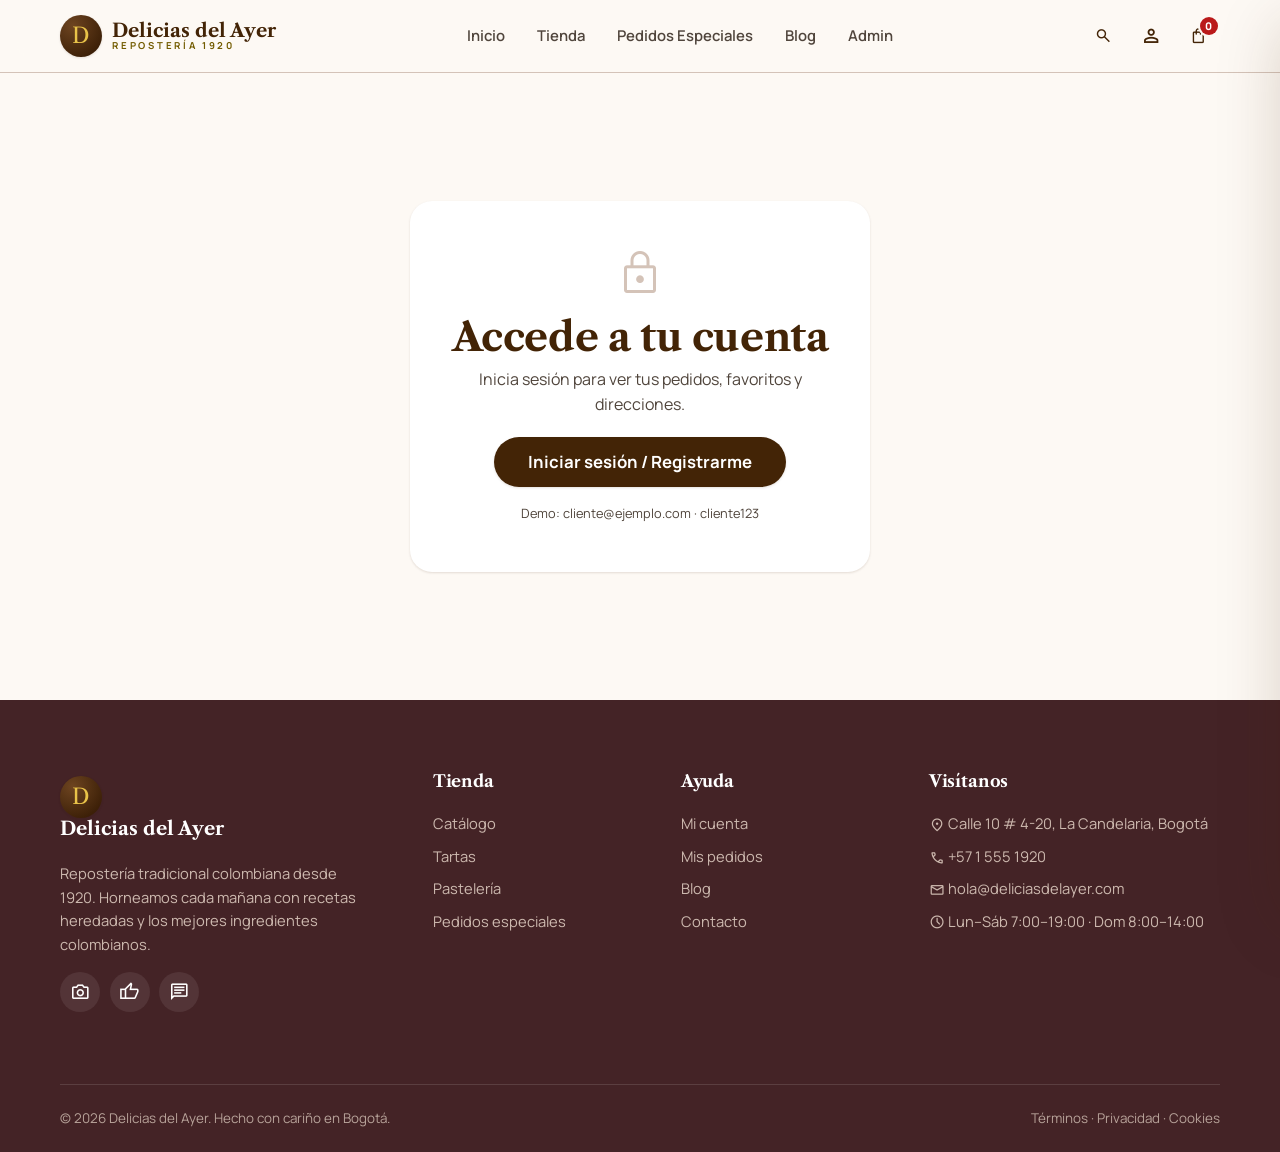
<file: account.html>
<!DOCTYPE html>
<html lang="es">
<head>
  <meta charset="UTF-8">
  <meta name="viewport" content="width=device-width, initial-scale=1.0">
  <title>Mi cuenta · Delicias del Ayer</title>
  <link rel="icon" href="data:image/svg+xml,<svg xmlns='http://www.w3.org/2000/svg' viewBox='0 0 32 32'><text y='26' font-size='26'>👤</text></svg>">
  <link rel="preconnect" href="https://fonts.googleapis.com"><link rel="preconnect" href="https://fonts.gstatic.com" crossorigin>
  <link href="https://fonts.googleapis.com/css2?family=Libre+Caslon+Text:ital,wght@0,400;0,700;1,400&family=Manrope:wght@400;500;600;700;800&display=swap" rel="stylesheet">
  <link href="https://fonts.googleapis.com/css2?family=Material+Symbols+Outlined:opsz,wght,FILL,GRAD@24,400,0,0&display=block" rel="stylesheet">
  <link rel="stylesheet" href="assets/css/styles.css">
</head>
<body>
  <main id="main">
    <div class="container section">
      <div id="view"></div>
    </div>
  </main>

  <script src="assets/js/data.js"></script>
  <script src="assets/js/store.js"></script>
  <script src="assets/js/app.js"></script>
  <script>
    DDA.boot();
    const $ = (s) => document.querySelector(s);

    function gate() {
      $('#view').innerHTML = `<div class="panel center" style="max-width:460px;margin:2rem auto;padding:3rem 2rem">
        <span class="icon" style="font-size:3rem;color:var(--outline-variant)">lock</span>
        <h2 style="margin:1rem 0 .4rem">Accede a tu cuenta</h2>
        <p class="muted">Inicia sesión para ver tus pedidos, favoritos y direcciones.</p>
        <button class="btn btn-primary btn-lg" id="loginBtn" style="margin-top:1.2rem">Iniciar sesión / Registrarme</button>
        <p class="muted" style="font-size:.8rem;margin-top:1rem">Demo: cliente@ejemplo.com · cliente123</p></div>`;
      $('#loginBtn').onclick = () => DDA.openAuth(() => render());
    }

    const TABS = {
      Customer: [['dashboard', 'Resumen', 'space_dashboard'], ['orders', 'Mis pedidos', 'receipt_long'], ['favorites', 'Favoritos', 'favorite'], ['addresses', 'Direcciones', 'home_pin'], ['coupons', 'Cupones', 'redeem'], ['notifications', 'Notificaciones', 'notifications'], ['profile', 'Perfil', 'manage_accounts']]
    };

    function render() {
      const u = Store.currentUser();
      if (!u) return gate();
      const tabs = TABS.Customer;
      let active = (location.hash || '#dashboard').slice(1);
      if (!tabs.find(t => t[0] === active)) active = 'dashboard';

      $('#view').innerHTML = `
        <h1 style="margin-bottom:1.4rem">Hola, ${DDA.esc(u.name.split(' ')[0])} 👋</h1>
        <div class="dash-layout">
          <aside class="dash-side">
            <div class="me"><img src="${u.avatar}" alt=""><div><b>${DDA.esc(u.name)}</b><span>${DDA.esc(u.role)}</span></div></div>
            <nav class="dash-nav">
              ${tabs.map(t => `<button class="${t[0] === active ? 'active' : ''}" data-tab="${t[0]}"><span class="icon">${t[2]}</span> ${t[1]}
                ${t[0] === 'notifications' && Store.unreadCount() ? `<span class="badge" style="position:static;margin-left:auto">${Store.unreadCount()}</span>` : ''}</button>`).join('')}
              <button id="logout" style="color:var(--error)"><span class="icon">logout</span> Cerrar sesión</button>
            </nav>
            ${['Administrator','Manager','Employee'].includes(u.role) ? '<a class="btn btn-gold btn-block" href="admin.html" style="margin-top:.8rem">Ir al panel admin</a>' : ''}
          </aside>
          <div id="panel"></div>
        </div>`;
      $('#logout').onclick = () => { Store.logout(); DDA.toast('Sesión cerrada'); location.reload(); };
      $('#view').querySelectorAll('[data-tab]').forEach(b => b.onclick = () => { location.hash = b.dataset.tab; render(); });
      panel(active, u);
    }

    function panel(tab, u) {
      const p = $('#panel');
      const orders = Store.ordersForUser();
      if (tab === 'dashboard') {
        const spent = orders.reduce((s, o) => s + o.total, 0);
        p.innerHTML = `
          <div class="stat-grid" style="grid-template-columns:repeat(3,1fr)">
            <div class="stat"><div class="ic" style="background:var(--primary-fixed)"><span class="icon" style="color:var(--primary)">receipt_long</span></div><b>${orders.length}</b><span>Pedidos realizados</span></div>
            <div class="stat"><div class="ic" style="background:var(--success-bg)"><span class="icon" style="color:var(--success)">payments</span></div><b>${DDA.money(spent)}</b><span>Total gastado</span></div>
            <div class="stat"><div class="ic" style="background:var(--warn-bg)"><span class="icon" style="color:var(--warn)">favorite</span></div><b>${Store.state.favorites.length}</b><span>Favoritos</span></div>
          </div>
          <div class="panel"><div class="panel-head"><h3>Pedidos recientes</h3><a class="btn btn-ghost btn-sm" href="#orders" onclick="location.hash='orders';">Ver todos</a></div>
            ${ordersTable(orders.slice(0, 3))}</div>
          <div class="banner"><div><span class="eyebrow" style="color:var(--gold)">Programa de fidelidad</span><h2 style="font-size:1.6rem">Tienes ${Math.floor(spent)} puntos dulces</h2>
            <p class="lead">Acumula puntos con cada compra y canjéalos por descuentos.</p><div class="progress" style="margin-top:1rem;max-width:320px"><i style="width:${Math.min(100, spent)}%"></i></div></div>
            <div style="text-align:center"><span class="icon" style="font-size:4rem;color:var(--gold)">workspace_premium</span></div></div>`;
      }
      if (tab === 'orders') {
        p.innerHTML = `<div class="panel"><div class="panel-head"><h3>Mis pedidos</h3></div>${ordersTable(orders)}</div>`;
      }
      if (tab === 'favorites') {
        const favs = Store.state.favorites.map(id => Store.getProduct(id)).filter(Boolean);
        p.innerHTML = `<div class="panel"><div class="panel-head"><h3>Mis favoritos (${favs.length})</h3></div>
          ${favs.length ? `<div class="grid cols-3">${favs.map((x, i) => DDA.productCard(x, i)).join('')}</div>` : '<p class="muted">Aún no tienes favoritos. Explora la <a href="shop.html" style="color:var(--primary);font-weight:700">tienda</a>.</p>'}</div>`;
        DDA.rescanReveal();
      }
      if (tab === 'addresses') {
        p.innerHTML = `<div class="panel"><div class="panel-head"><h3>Mis direcciones</h3></div>
          <div class="grid cols-2">
            <div style="border:1.5px solid var(--outline-variant);border-radius:var(--radius);padding:1.2rem">
              <span class="tag green">Principal</span><h4 style="margin:.5rem 0;font-family:var(--sans)">Casa</h4>
              <p class="muted">${DDA.esc(u.address || 'Sin dirección guardada')}</p>
              <p class="muted" style="font-size:.85rem">${DDA.esc(u.phone)}</p></div>
            <button class="btn btn-outline" style="border-style:dashed;min-height:140px;flex-direction:column" id="addAddr"><span class="icon" style="font-size:1.8rem">add</span> Añadir dirección</button>
          </div></div>`;
        $('#addAddr').onclick = () => DDA.toast('Función de demostración: edita tu dirección en Perfil.');
      }
      if (tab === 'coupons') {
        p.innerHTML = `<div class="panel"><div class="panel-head"><h3>Mis cupones</h3></div>
          <div class="grid cols-2">${Store.state.coupons.map(c => `
            <div style="border:1.5px dashed var(--secondary);border-radius:var(--radius);padding:1.2rem;background:var(--surface-low)">
              <div style="display:flex;justify-content:space-between;align-items:center"><b style="font-family:var(--serif);font-size:1.3rem;color:var(--primary)">${c.code}</b>
                <button class="btn btn-sm btn-gold" data-copy="${c.code}">Copiar</button></div>
              <p class="muted" style="margin-top:.4rem">${DDA.esc(c.desc)}</p></div>`).join('')}</div></div>`;
        p.querySelectorAll('[data-copy]').forEach(b => b.onclick = () => { navigator.clipboard?.writeText(b.dataset.copy); DDA.toast('Cupón ' + b.dataset.copy + ' copiado', 'success'); });
      }
      if (tab === 'notifications') {
        Store.markNotificationsRead();
        p.innerHTML = `<div class="panel"><div class="panel-head"><h3>Notificaciones</h3></div>
          ${Store.state.notifications.map(n => `<div style="display:flex;gap:.9rem;padding:.9rem 0;border-bottom:1px solid var(--surface-high)">
            <span class="pm-ic" style="width:40px;height:40px;border-radius:50%;background:var(--surface-container)"><span class="icon" style="color:var(--primary)">${n.icon}</span></span>
            <div><p>${DDA.esc(n.text)}</p><span class="muted" style="font-size:.8rem">${DDA.esc(n.date)}</span></div></div>`).join('')}</div>`;
      }
      if (tab === 'profile') {
        p.innerHTML = `<div class="panel"><div class="panel-head"><h3>Mi perfil</h3></div>
          <div class="grid cols-2">
            <div class="field"><label>Nombre</label><input class="input" id="pf_name" value="${DDA.esc(u.name)}"></div>
            <div class="field"><label>Teléfono</label><input class="input" id="pf_phone" value="${DDA.esc(u.phone)}"></div>
          </div>
          <div class="field"><label>Correo</label><input class="input" id="pf_email" value="${DDA.esc(u.email)}" type="email"></div>
          <div class="field"><label>Dirección</label><input class="input" id="pf_addr" value="${DDA.esc(u.address)}"></div>
          <button class="btn btn-primary" id="saveProfile">Guardar cambios</button></div>
          <div class="panel"><h3 style="margin-bottom:.8rem">Preferencias de notificación</h3>
            <label class="checkbox"><input type="checkbox" checked> Ofertas y novedades por correo</label>
            <label class="checkbox" style="margin-top:.6rem"><input type="checkbox" checked> Estado de mis pedidos por WhatsApp</label>
            <label class="checkbox" style="margin-top:.6rem"><input type="checkbox"> Boletín semanal del blog</label></div>`;
        $('#saveProfile').onclick = () => { Store.updateProfile({ name: $('#pf_name').value, phone: $('#pf_phone').value, email: $('#pf_email').value, address: $('#pf_addr').value }); DDA.toast('Perfil actualizado', 'success'); render(); };
      }
    }

    function ordersTable(orders) {
      if (!orders.length) return '<p class="muted">Todavía no tienes pedidos. <a href="shop.html" style="color:var(--primary);font-weight:700">Haz tu primer pedido</a>.</p>';
      const cls = (s) => /entreg/i.test(s) ? 'green' : /reparto/i.test(s) ? 'blue' : /pend/i.test(s) ? 'amber' : 'brown';
      return `<div class="table-wrap"><table class="data"><thead><tr><th>Pedido</th><th>Fecha</th><th>Artículos</th><th>Total</th><th>Estado</th><th></th></tr></thead>
        <tbody>${orders.map(o => `<tr>
          <td><b>${o.id}</b></td><td>${new Date(o.createdAt).toLocaleDateString('es-CO')}</td>
          <td>${o.items.reduce((s, i) => s + i.quantity, 0)} items</td><td><b>${DDA.money(o.total)}</b></td>
          <td><span class="tag ${cls(o.status)}">${DDA.esc(o.status)}</span></td>
          <td><button class="btn btn-sm btn-ghost" data-track="${o.id}">Detalle</button></td></tr>`).join('')}</tbody></table></div>`;
    }

    // order detail via toast-like alert panel
    document.addEventListener('click', (e) => {
      const t = e.target.closest('[data-track]'); if (!t) return;
      const o = Store.state.orders.find(x => x.id === t.dataset.track); if (!o) return;
      DDA.toast(`Pedido ${o.id}: ${o.status} · ${DDA.money(o.total)}`);
    });

    addEventListener('hashchange', render);
    render();
  </script>
</body>
</html>
</file>
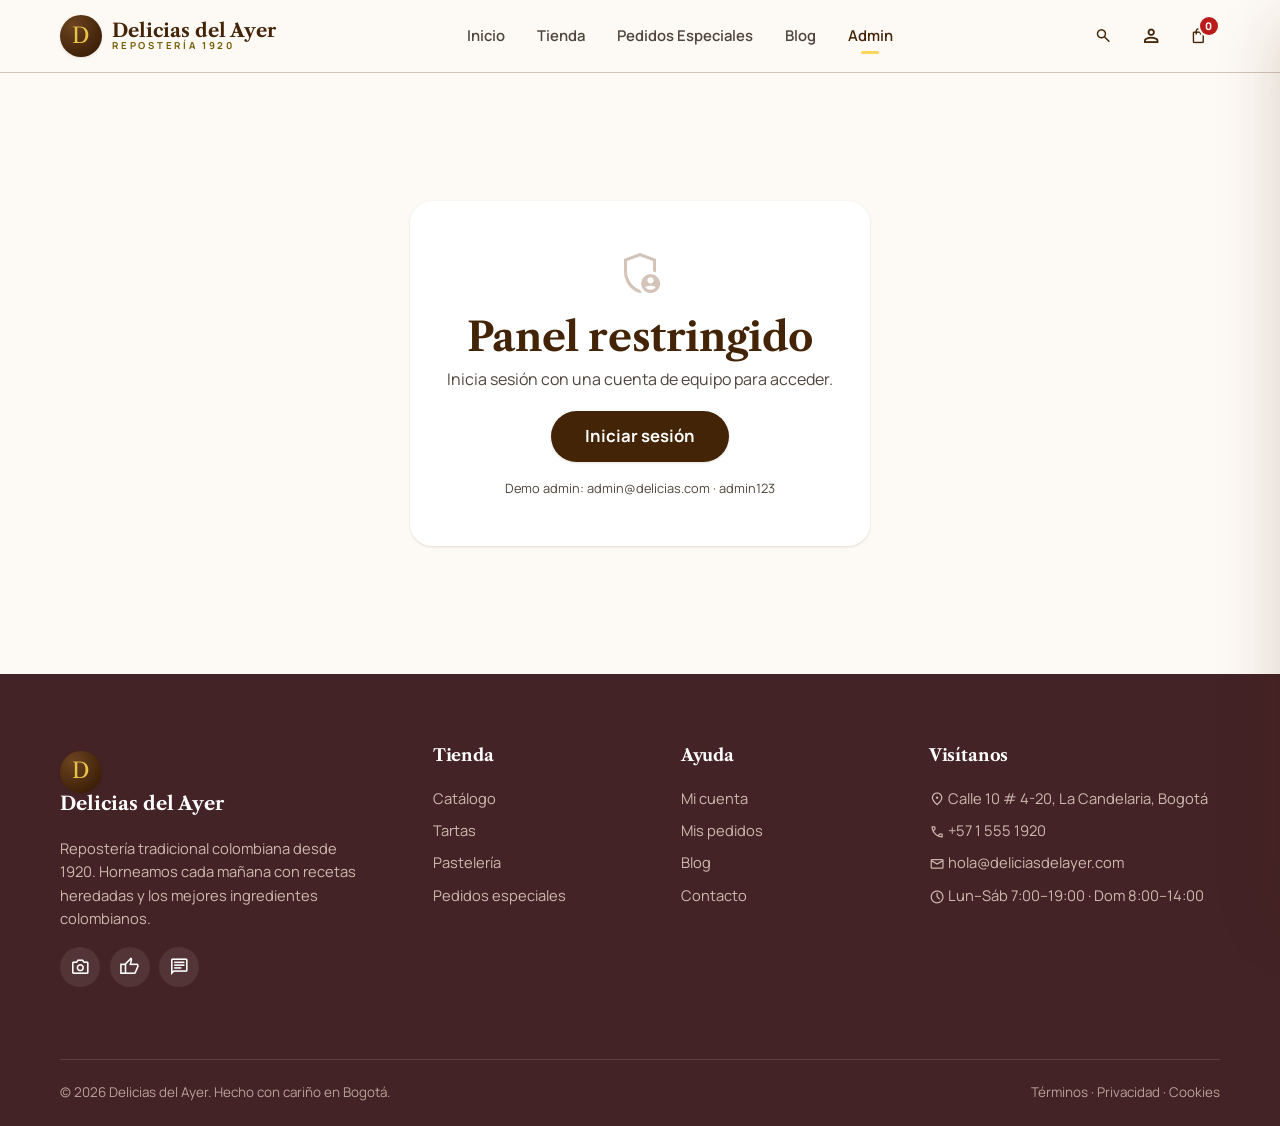
<file: admin.html>
<!DOCTYPE html>
<html lang="es">
<head>
  <meta charset="UTF-8">
  <meta name="viewport" content="width=device-width, initial-scale=1.0">
  <title>Panel de administración · Delicias del Ayer</title>
  <link rel="icon" href="data:image/svg+xml,<svg xmlns='http://www.w3.org/2000/svg' viewBox='0 0 32 32'><text y='26' font-size='26'>📊</text></svg>">
  <link rel="preconnect" href="https://fonts.googleapis.com"><link rel="preconnect" href="https://fonts.gstatic.com" crossorigin>
  <link href="https://fonts.googleapis.com/css2?family=Libre+Caslon+Text:ital,wght@0,400;0,700;1,400&family=Manrope:wght@400;500;600;700;800&display=swap" rel="stylesheet">
  <link href="https://fonts.googleapis.com/css2?family=Material+Symbols+Outlined:opsz,wght,FILL,GRAD@24,400,0,0&display=block" rel="stylesheet">
  <link rel="stylesheet" href="assets/css/styles.css">
</head>
<body>
  <main id="main">
    <div class="container section">
      <div id="view"></div>
    </div>
  </main>

  <!-- product editor modal -->
  <div class="modal" id="prodModal"><div class="modal-card" style="width:min(560px,100%)">
    <div class="modal-head"><h3 id="pmTitle">Nuevo producto</h3><button class="icon-btn close" id="pmClose"><span class="icon">close</span></button></div>
    <div class="modal-body"><form id="prodForm">
      <input type="hidden" id="pm_id">
      <div class="field"><label>Nombre *</label><input class="input" id="pm_name" required></div>
      <div class="grid cols-2">
        <div class="field"><label>Precio (USD) *</label><input class="input" id="pm_price" type="number" step="0.01" min="0" required></div>
        <div class="field"><label>Stock *</label><input class="input" id="pm_stock" type="number" min="0" required></div>
      </div>
      <div class="field"><label>Categoría</label><select class="input" id="pm_cat"></select></div>
      <div class="field"><label>URL de imagen</label><input class="input" id="pm_img" placeholder="https://…"></div>
      <div class="field"><label>Descripción</label><textarea class="input" id="pm_desc"></textarea></div>
      <button class="btn btn-primary btn-block" type="submit">Guardar producto</button>
    </form></div>
  </div></div>

  <script src="assets/js/data.js"></script>
  <script src="assets/js/store.js"></script>
  <script src="assets/js/app.js"></script>
  <script>
    DDA.boot();
    const $ = (s) => document.querySelector(s);

    function gate() {
      $('#view').innerHTML = `<div class="panel center" style="max-width:460px;margin:2rem auto;padding:3rem 2rem">
        <span class="icon" style="font-size:3rem;color:var(--outline-variant)">admin_panel_settings</span>
        <h2 style="margin:1rem 0 .4rem">Panel restringido</h2>
        <p class="muted">Inicia sesión con una cuenta de equipo para acceder.</p>
        <button class="btn btn-primary btn-lg" id="loginBtn" style="margin-top:1.2rem">Iniciar sesión</button>
        <p class="muted" style="font-size:.8rem;margin-top:1rem">Demo admin: admin@delicias.com · admin123</p></div>`;
      $('#loginBtn').onclick = () => DDA.openAuth(() => render());
    }

    const NAV = [['dashboard','Dashboard','space_dashboard'],['orders','Pedidos','local_shipping'],['products','Productos','cake'],['inventory','Inventario','inventory_2'],['customers','Clientes','groups'],['suppliers','Proveedores','local_shipping'],['reports','Reportes','analytics'],['settings','Ajustes','settings']];

    function render() {
      const u = Store.currentUser();
      if (!u || !['Administrator','Manager','Employee'].includes(u.role)) return gate();
      let active = (location.hash || '#dashboard').slice(1);
      if (!NAV.find(n => n[0] === active)) active = 'dashboard';
      $('#view').innerHTML = `
        <div style="display:flex;justify-content:space-between;align-items:center;flex-wrap:wrap;gap:1rem;margin-bottom:1.4rem">
          <div><span class="eyebrow">Panel de administración</span><h1 style="font-size:clamp(1.6rem,3vw,2.2rem)">${NAV.find(n=>n[0]===active)[1]}</h1></div>
          <div style="display:flex;align-items:center;gap:.6rem"><span class="tag brown">${DDA.esc(u.role)}</span>
            <a class="btn btn-ghost btn-sm" href="index.html"><span class="icon">storefront</span> Ver tienda</a></div>
        </div>
        <div class="dash-layout">
          <aside class="dash-side"><div class="me"><img src="${u.avatar}" alt=""><div><b>${DDA.esc(u.name)}</b><span>${DDA.esc(u.role)}</span></div></div>
            <nav class="dash-nav">${NAV.map(n => `<button class="${n[0]===active?'active':''}" data-tab="${n[0]}"><span class="icon">${n[2]}</span> ${n[1]}</button>`).join('')}
              <button id="logout" style="color:var(--error)"><span class="icon">logout</span> Salir</button></nav></aside>
          <div id="panel"></div>
        </div>`;
      $('#logout').onclick = () => { Store.logout(); location.reload(); };
      $('#view').querySelectorAll('[data-tab]').forEach(b => b.onclick = () => { location.hash = b.dataset.tab; render(); });
      panel(active);
    }

    function panel(tab) {
      const p = $('#panel');
      const orders = Store.state.orders, products = Store.state.products, users = Store.state.users;
      const revenue = orders.reduce((s, o) => s + o.total, 0);

      if (tab === 'dashboard') {
        const lowStock = products.filter(p => p.stock <= 5);
        p.innerHTML = `
          <div class="stat-grid">
            ${statCard('var(--success-bg)','var(--success)','payments',DDA.money(revenue),'Ingresos totales','+12.5%','up')}
            ${statCard('var(--primary-fixed)','var(--primary)','receipt_long',orders.length,'Pedidos','+8 esta semana','up')}
            ${statCard('var(--info-bg)','var(--info)','groups',users.filter(u=>u.role==='Customer').length,'Clientes','+3 nuevos','up')}
            ${statCard('var(--warn-bg)','var(--warn)','inventory_2',lowStock.length,'Stock bajo',lowStock.length?'Requiere atención':'Todo OK',lowStock.length?'down':'up')}
          </div>
          <div class="panel"><div class="panel-head"><h3>Ventas de la semana</h3><span class="tag green">+12.5% vs anterior</span></div>
            <div class="bars" id="chart"></div></div>
          <div class="grid cols-2">
            <div class="panel"><div class="panel-head"><h3>Pedidos recientes</h3><a class="btn btn-ghost btn-sm" onclick="location.hash='orders'">Ver todos</a></div>${ordersTable(orders.slice(0,4),true)}</div>
            <div class="panel"><div class="panel-head"><h3>Top productos</h3></div>
              ${products.slice().sort((a,b)=>b.reviewsCount-a.reviewsCount).slice(0,5).map(pr=>`
                <div style="display:flex;align-items:center;gap:.8rem;padding:.5rem 0;border-bottom:1px solid var(--surface-high)">
                  <img src="${DDA.esc(pr.image)}" data-fb="${DDA.esc(pr.fallback||'')}" onerror="DDA.imgFallback(this)" style="width:40px;height:40px;border-radius:8px;object-fit:cover" alt="">
                  <div style="flex:1"><b style="font-size:.9rem">${DDA.esc(pr.name)}</b><div class="muted" style="font-size:.78rem">${pr.reviewsCount} reseñas · ${DDA.money(pr.price)}</div></div>
                  <span class="tag ${pr.stock<=5?'red':'green'}">${pr.stock} u</span></div>`).join('')}</div>
          </div>
          <div class="panel"><div class="panel-head"><h3><span class="icon" style="color:var(--secondary)">auto_awesome</span> Recomendaciones IA</h3></div>
            <div class="grid cols-2" style="gap:1rem">
              ${aiCard('trending_up','Predicción de demanda','Se espera +18% de pedidos de Tarta de la Abuela este fin de semana. Considera hornear 15 unidades extra.')}
              ${aiCard('inventory','Alerta de inventario','Las Trufas de Cacao están por agotarse (5 u). Reabastece con Cacao de Origen Tumaco (5 días de entrega).')}
              ${aiCard('group','Comportamiento de clientes','El 64% de quienes compran croissants también añaden café. Crea un combo para subir el ticket medio.')}
              ${aiCard('schedule','Hora pico','Tus ventas se concentran entre 8–10am. Programa promociones flash en ese horario.')}
            </div></div>`;
        // animate chart
        const data = [3200,4100,3800,5200,6100,7400,5600];
        const labels = ['Lun','Mar','Mié','Jue','Vie','Sáb','Dom'];
        const max = Math.max(...data);
        $('#chart').innerHTML = data.map((v,i)=>`<div class="bar" style="height:0" data-h="${(v/max*100)}"><b>$${(v/1000).toFixed(1)}k</b><span>${labels[i]}</span></div>`).join('');
        setTimeout(()=>$('#chart').querySelectorAll('.bar').forEach(b=>b.style.height=b.dataset.h+'%'),100);
      }

      if (tab === 'orders') {
        p.innerHTML = `<div class="panel"><div class="panel-head"><h3>Todos los pedidos (${orders.length})</h3>
          <div style="display:flex;gap:.5rem"><button class="btn btn-sm btn-outline" id="expCsv"><span class="icon">download</span> Exportar CSV</button></div></div>
          ${ordersTable(orders,true)}</div>`;
        $('#expCsv').onclick = exportOrdersCsv;
        wireStatus();
      }

      if (tab === 'products') {
        p.innerHTML = `<div class="panel"><div class="panel-head"><h3>Catálogo (${products.length})</h3>
          <button class="btn btn-primary btn-sm" id="newProd"><span class="icon">add</span> Nuevo producto</button></div>
          <div class="table-wrap"><table class="data"><thead><tr><th>Producto</th><th>Categoría</th><th>Precio</th><th>Stock</th><th>Valoración</th><th>Acciones</th></tr></thead>
          <tbody>${products.map(pr=>`<tr>
            <td><div class="prod-cell"><img src="${DDA.esc(pr.image)}" data-fb="${DDA.esc(pr.fallback||'')}" onerror="DDA.imgFallback(this)" alt=""><b>${DDA.esc(pr.name)}</b></div></td>
            <td>${DDA.esc(pr.category)}</td><td>${DDA.money(pr.price)}</td>
            <td><span class="tag ${pr.stock<=5?'red':pr.stock<=12?'amber':'green'}">${pr.stock}</span></td>
            <td>${pr.rating}★</td>
            <td><div class="row-actions"><button data-edit="${pr.id}" title="Editar"><span class="icon">edit</span></button>
              <button data-del="${pr.id}" title="Eliminar"><span class="icon">delete</span></button></div></td></tr>`).join('')}</tbody></table></div></div>`;
        $('#newProd').onclick = () => openProd();
        p.querySelectorAll('[data-edit]').forEach(b=>b.onclick=()=>openProd(b.dataset.edit));
        p.querySelectorAll('[data-del]').forEach(b=>b.onclick=()=>{ if(confirm('¿Eliminar este producto?')){ Store.deleteProduct(b.dataset.del); DDA.toast('Producto eliminado'); render(); }});
      }

      if (tab === 'inventory') {
        const low = products.filter(p=>p.stock<=5);
        p.innerHTML = `
          ${low.length?`<div class="panel" style="border-left:4px solid var(--error)"><h3 style="color:var(--error);font-size:1.1rem"><span class="icon">warning</span> ${low.length} producto(s) con stock crítico</h3>
            <p class="muted">${low.map(p=>p.name).join(', ')}</p></div>`:''}
          <div class="panel"><div class="panel-head"><h3>Control de inventario en tiempo real</h3></div>
          <div class="table-wrap"><table class="data"><thead><tr><th>SKU</th><th>Producto</th><th>Stock</th><th>Estado</th><th>Ajustar</th></tr></thead>
          <tbody>${products.map(pr=>`<tr>
            <td><code style="font-size:.8rem">${DDA.esc(pr.sku||'—')}</code></td>
            <td><div class="prod-cell"><img src="${DDA.esc(pr.image)}" data-fb="${DDA.esc(pr.fallback||'')}" onerror="DDA.imgFallback(this)" alt="">${DDA.esc(pr.name)}</div></td>
            <td><b style="font-size:1.05rem">${pr.stock}</b></td>
            <td><span class="tag ${pr.stock<=5?'red':pr.stock<=12?'amber':'green'}">${pr.stock<=5?'Crítico':pr.stock<=12?'Bajo':'Óptimo'}</span></td>
            <td><div class="qty"><button data-adj="${pr.id}" data-d="-1">−</button><span>${pr.stock}</span><button data-adj="${pr.id}" data-d="1">+</button></div></td></tr>`).join('')}</tbody></table></div></div>`;
        p.querySelectorAll('[data-adj]').forEach(b=>b.onclick=()=>{ Store.adjustStock(b.dataset.adj,+b.dataset.d); panel('inventory'); });
      }

      if (tab === 'customers') {
        p.innerHTML = `<div class="panel"><div class="panel-head"><h3>Clientes y equipo (${users.length})</h3></div>
          <div class="table-wrap"><table class="data"><thead><tr><th>Usuario</th><th>Correo</th><th>Rol</th><th>Teléfono</th><th>Pedidos</th></tr></thead>
          <tbody>${users.map(us=>{ const oc = Store.state.orders.filter(o=>o.userId===us.id||o.customerEmail===us.email).length; return `<tr>
            <td><div class="prod-cell"><img src="${us.avatar}" alt="" style="border-radius:50%">${DDA.esc(us.name)}</div></td>
            <td>${DDA.esc(us.email)}</td><td><span class="tag ${us.role==='Customer'?'blue':'brown'}">${DDA.esc(us.role)}</span></td>
            <td>${DDA.esc(us.phone||'—')}</td><td>${oc}</td></tr>`;}).join('')}</tbody></table></div></div>`;
      }

      if (tab === 'suppliers') {
        p.innerHTML = `<div class="panel"><div class="panel-head"><h3>Proveedores</h3></div>
          <div class="table-wrap"><table class="data"><thead><tr><th>Proveedor</th><th>Suministra</th><th>Teléfono</th><th>Entrega</th><th></th></tr></thead>
          <tbody>${Store.state.suppliers.map(s=>`<tr><td><b>${DDA.esc(s.name)}</b></td><td>${DDA.esc(s.product)}</td><td>${DDA.esc(s.phone)}</td>
            <td><span class="tag brown">${DDA.esc(s.lead)}</span></td><td><button class="btn btn-sm btn-ghost">Pedir</button></td></tr>`).join('')}</tbody></table></div></div>`;
      }

      if (tab === 'reports') {
        const byCat = {};
        Store.state.orders.forEach(o=>o.items.forEach(i=>{ const pr=Store.getProduct(i.productId); const c=pr?pr.category:'Otros'; byCat[c]=(byCat[c]||0)+i.price*i.quantity; }));
        const cats = Object.entries(byCat).sort((a,b)=>b[1]-a[1]);
        const max = Math.max(...cats.map(c=>c[1]),1);
        p.innerHTML = `
          <div class="stat-grid" style="grid-template-columns:repeat(3,1fr)">
            ${statCard('var(--success-bg)','var(--success)','trending_up',DDA.money(revenue),'Ingresos','','')}
            ${statCard('var(--primary-fixed)','var(--primary)','shopping_basket',orders.reduce((s,o)=>s+o.items.reduce((a,i)=>a+i.quantity,0),0),'Unidades vendidas','','')}
            ${statCard('var(--info-bg)','var(--info)','receipt',DDA.money(revenue/Math.max(orders.length,1)),'Ticket medio','','')}
          </div>
          <div class="panel"><div class="panel-head"><h3>Ingresos por categoría</h3>
            <div style="display:flex;gap:.5rem"><button class="btn btn-sm btn-outline" id="expReport"><span class="icon">download</span> CSV</button>
            <button class="btn btn-sm btn-outline" onclick="window.print()"><span class="icon">picture_as_pdf</span> PDF</button></div></div>
            ${cats.map(([c,v])=>`<div style="margin-bottom:1rem"><div style="display:flex;justify-content:space-between;font-size:.9rem;margin-bottom:.3rem"><b>${DDA.esc(c)}</b><span>${DDA.money(v)}</span></div>
              <div class="progress"><i style="width:${v/max*100}%"></i></div></div>`).join('')}</div>`;
        $('#expReport').onclick = () => { downloadCsv('reporte-categorias.csv', [['Categoria','Ingresos'],...cats.map(c=>[c[0],c[1].toFixed(2)])]); };
      }

      if (tab === 'settings') {
        const s = Store.state.settings;
        p.innerHTML = `<div class="panel"><div class="panel-head"><h3>Información del negocio</h3></div>
          <div class="grid cols-2">
            <div class="field"><label>Nombre</label><input class="input" id="s_name" value="${DDA.esc(s.business)}"></div>
            <div class="field"><label>Teléfono</label><input class="input" id="s_phone" value="${DDA.esc(s.phone)}"></div>
          </div>
          <div class="field"><label>Dirección</label><input class="input" id="s_addr" value="${DDA.esc(s.address)}"></div>
          <div class="field"><label>Horario</label><input class="input" id="s_hours" value="${DDA.esc(s.hours)}"></div>
          <div class="grid cols-2">
            <div class="field"><label>IVA (%)</label><input class="input" id="s_tax" type="number" step="0.01" value="${(s.taxRate*100).toFixed(0)}"></div>
            <div class="field"><label>Envío gratis desde ($)</label><input class="input" id="s_free" type="number" value="${s.freeShippingFrom}"></div>
          </div>
          <button class="btn btn-primary" id="saveSettings">Guardar ajustes</button></div>
          <div class="panel"><h3 style="margin-bottom:.8rem">Métodos de pago activos</h3>
            <div style="display:flex;gap:.5rem;flex-wrap:wrap">${['Nequi','Daviplata','PSE','Wompi','Mercado Pago','Tarjeta','Stripe','PayPal','Contra entrega'].map(m=>`<span class="chip active">${m}</span>`).join('')}</div></div>
          <div class="panel" style="border-left:4px solid var(--error)"><h3 style="margin-bottom:.4rem">Zona de mantenimiento</h3>
            <p class="muted" style="margin-bottom:.8rem">Restablece todos los datos de la demo (productos, pedidos, sesión) a su estado inicial.</p>
            <button class="btn btn-outline" id="resetData" style="color:var(--error);box-shadow:inset 0 0 0 2px var(--error)">Restablecer datos demo</button></div>`;
        $('#saveSettings').onclick = () => { Object.assign(Store.state.settings,{business:$('#s_name').value,phone:$('#s_phone').value,address:$('#s_addr').value,hours:$('#s_hours').value,taxRate:(+$('#s_tax').value)/100,freeShippingFrom:+$('#s_free').value}); Store.emit(); DDA.toast('Ajustes guardados','success'); };
        $('#resetData').onclick = () => { if(confirm('Esto borrará todos los cambios de la demo. ¿Continuar?')){ Store.reset(); DDA.toast('Datos restablecidos'); setTimeout(()=>location.reload(),600); }};
      }
    }

    function statCard(bg,fg,ic,val,label,delta,dir){
      return `<div class="stat"><div class="ic" style="background:${bg}"><span class="icon" style="color:${fg}">${ic}</span></div>
        <b>${val}</b><span>${label}</span>${delta?`<div class="delta ${dir}">${delta}</div>`:''}</div>`;
    }
    function aiCard(ic,title,text){
      return `<div style="display:flex;gap:.9rem;padding:1rem;background:var(--surface-low);border-radius:var(--radius)">
        <span class="pm-ic" style="background:var(--secondary-container)"><span class="icon" style="color:var(--primary)">${ic}</span></span>
        <div><b style="color:var(--primary)">${title}</b><p class="muted" style="font-size:.85rem;margin-top:.2rem">${text}</p></div></div>`;
    }
    function ordersTable(orders,admin){
      const cls=(s)=>/entreg/i.test(s)?'green':/reparto/i.test(s)?'blue':/pend/i.test(s)?'amber':'brown';
      const statuses=['Pagado','En preparación','En reparto','Entregado','Pendiente de pago'];
      return `<div class="table-wrap"><table class="data"><thead><tr><th>Pedido</th><th>Cliente</th><th>Total</th><th>Pago</th><th>Estado</th></tr></thead>
        <tbody>${orders.map(o=>`<tr><td><b>${o.id}</b></td><td>${DDA.esc(o.customerName)}</td><td><b>${DDA.money(o.total)}</b></td><td>${DDA.esc(o.paymentMethod)}</td>
        <td>${admin?`<select class="input" data-status="${o.id}" style="padding:.35rem .6rem;font-size:.82rem;width:auto">${statuses.map(st=>`<option ${o.status===st?'selected':''}>${st}</option>`).join('')}</select>`:`<span class="tag ${cls(o.status)}">${DDA.esc(o.status)}</span>`}</td></tr>`).join('')}</tbody></table></div>`;
    }
    function wireStatus(){ document.querySelectorAll('[data-status]').forEach(sel=>sel.onchange=()=>{ Store.updateOrderStatus(sel.dataset.status,sel.value); DDA.toast('Estado actualizado a "'+sel.value+'"','success'); }); }

    function exportOrdersCsv(){
      const rows=[['Pedido','Cliente','Email','Total','Pago','Estado','Fecha'],...Store.state.orders.map(o=>[o.id,o.customerName,o.customerEmail,o.total,o.paymentMethod,o.status,o.createdAt])];
      downloadCsv('pedidos.csv',rows);
    }
    function downloadCsv(name,rows){
      const csv=rows.map(r=>r.map(c=>`"${String(c).replace(/"/g,'""')}"`).join(',')).join('\n');
      const a=document.createElement('a'); a.href='data:text/csv;charset=utf-8,'+encodeURIComponent(csv); a.download=name; a.click();
      DDA.toast('Archivo exportado','success');
    }

    // product modal
    const pm = $('#prodModal');
    $('#pm_cat').innerHTML = [...new Set(Store.state.products.map(p=>p.category))].map(c=>`<option>${c}</option>`).join('');
    function openProd(id){
      const pr = id ? Store.getProduct(id) : null;
      $('#pmTitle').textContent = pr ? 'Editar producto' : 'Nuevo producto';
      $('#pm_id').value = pr?pr.id:''; $('#pm_name').value=pr?pr.name:''; $('#pm_price').value=pr?pr.price:''; $('#pm_stock').value=pr?pr.stock:'';
      $('#pm_cat').value=pr?pr.category:$('#pm_cat').options[0].value; $('#pm_img').value=pr?pr.image:''; $('#pm_desc').value=pr?pr.description:'';
      pm.classList.add('open');
    }
    $('#pmClose').onclick=()=>pm.classList.remove('open');
    pm.onclick=(e)=>{ if(e.target===pm) pm.classList.remove('open'); };
    $('#prodForm').onsubmit=(e)=>{ e.preventDefault();
      Store.saveProduct({ id:$('#pm_id').value||undefined, name:$('#pm_name').value, price:+$('#pm_price').value, stock:+$('#pm_stock').value,
        category:$('#pm_cat').value, image:$('#pm_img').value||DDA_DATA.IMG.abuela, description:$('#pm_desc').value });
      pm.classList.remove('open'); DDA.toast('Producto guardado','success'); render();
    };

    addEventListener('hashchange', render);
    render();
  </script>
</body>
</html>
</file>
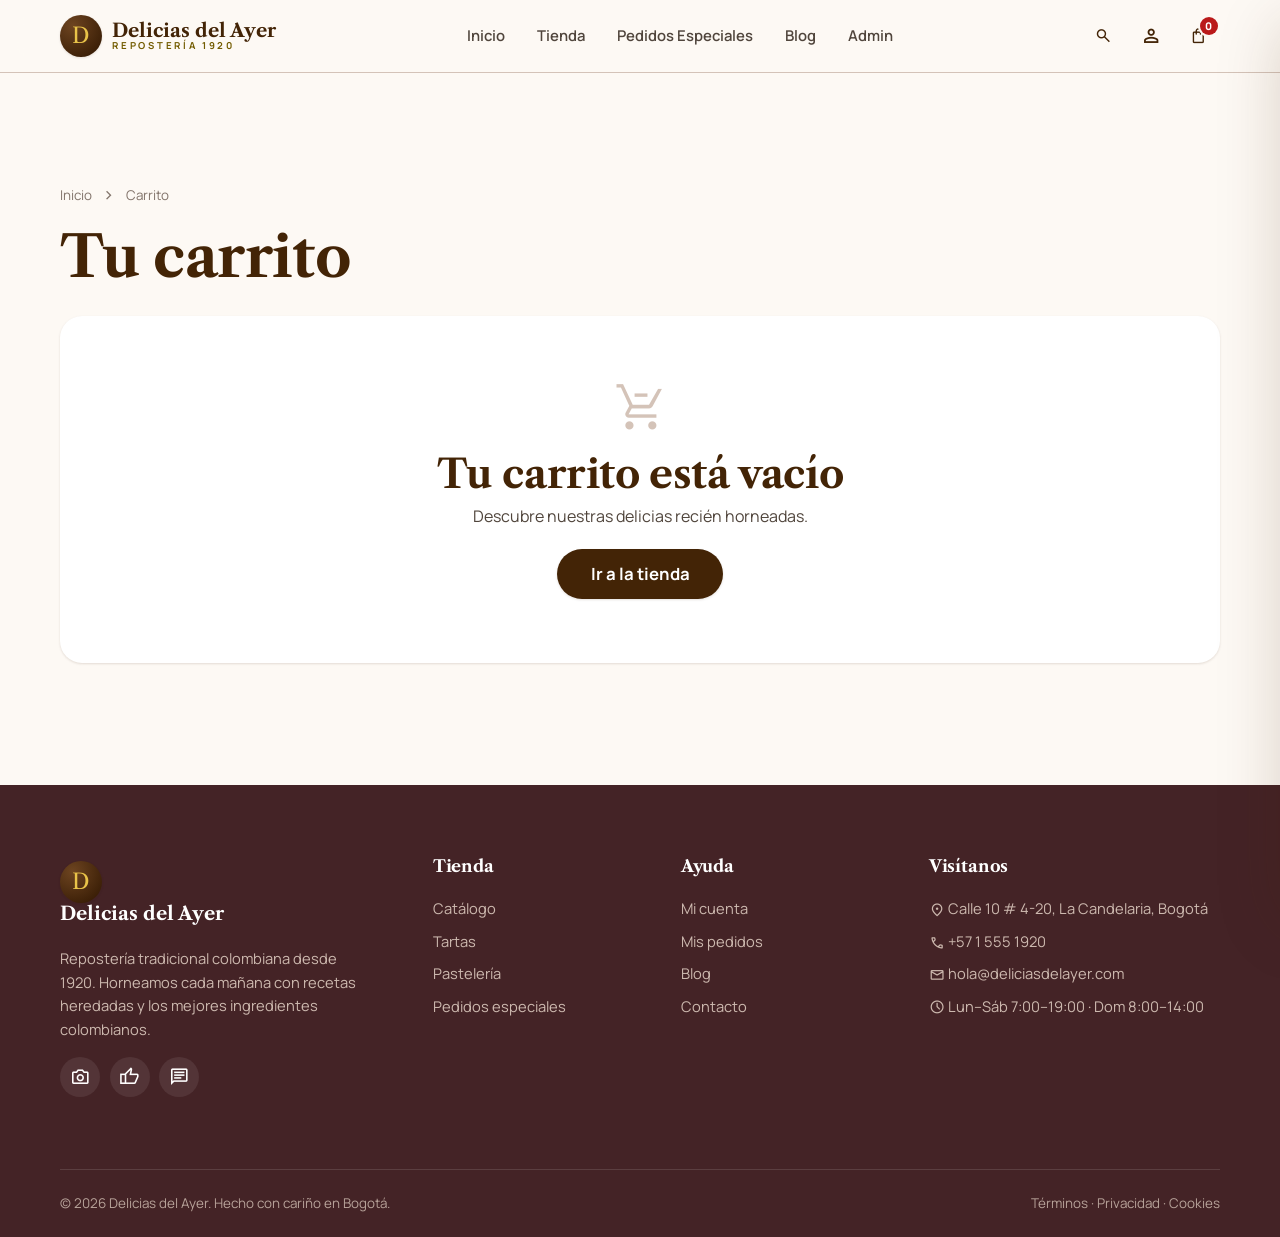
<file: cart.html>
<!DOCTYPE html>
<html lang="es">
<head>
  <meta charset="UTF-8">
  <meta name="viewport" content="width=device-width, initial-scale=1.0">
  <title>Carrito · Delicias del Ayer</title>
  <link rel="icon" href="data:image/svg+xml,<svg xmlns='http://www.w3.org/2000/svg' viewBox='0 0 32 32'><text y='26' font-size='26'>🛍️</text></svg>">
  <link rel="preconnect" href="https://fonts.googleapis.com"><link rel="preconnect" href="https://fonts.gstatic.com" crossorigin>
  <link href="https://fonts.googleapis.com/css2?family=Libre+Caslon+Text:ital,wght@0,400;0,700;1,400&family=Manrope:wght@400;500;600;700;800&display=swap" rel="stylesheet">
  <link href="https://fonts.googleapis.com/css2?family=Material+Symbols+Outlined:opsz,wght,FILL,GRAD@24,400,0,0&display=block" rel="stylesheet">
  <link rel="stylesheet" href="assets/css/styles.css">
</head>
<body>
  <main id="main">
    <div class="container section">
      <nav class="crumbs"><a href="index.html">Inicio</a><span class="icon">chevron_right</span><span>Carrito</span></nav>
      <h1 style="margin-bottom:1.6rem">Tu carrito</h1>
      <div class="checkout-grid" id="wrap"></div>
    </div>
  </main>

  <script src="assets/js/data.js"></script>
  <script src="assets/js/store.js"></script>
  <script src="assets/js/app.js"></script>
  <script>
    DDA.boot();
    const $ = (s) => document.querySelector(s);

    function render() {
      const items = Store.cartDetailed();
      const saved = Store.state.saved;
      const t = Store.totals();
      if (!items.length && !saved.length) {
        $('#wrap').innerHTML = `<div class="panel center" style="grid-column:1/-1;padding:4rem 1rem">
          <span class="icon" style="font-size:3.4rem;color:var(--outline-variant)">remove_shopping_cart</span>
          <h2 style="margin:1rem 0 .4rem">Tu carrito está vacío</h2>
          <p class="muted">Descubre nuestras delicias recién horneadas.</p>
          <a class="btn btn-primary btn-lg" href="shop.html" style="margin-top:1.2rem">Ir a la tienda</a></div>`;
        return;
      }
      // cross sell: products not in cart
      const inCart = new Set(items.map(i => i.productId));
      const cross = Store.state.products.filter(p => !inCart.has(p.id) && !p.id.startsWith('custom')).slice(0, 4);

      $('#wrap').innerHTML = `
        <div>
          <div class="panel">
            ${items.length ? items.map(l => `
              <div class="cart-line" style="padding:1rem 0;border-bottom:1px solid var(--surface-high)">
                <img src="${DDA.esc(l.product.image)}" data-fb="${DDA.esc(l.product.fallback||'')}" onerror="DDA.imgFallback(this)" alt="${DDA.esc(l.product.name)}" style="width:80px;height:80px">
                <div>
                  <a href="product.html?id=${l.productId}"><div class="nm" style="font-size:1rem">${DDA.esc(l.product.name)}</div></a>
                  ${l.variant ? `<div class="pr">${DDA.esc(l.variant)}</div>` : ''}
                  <div class="pr">${DDA.money(l.price)} c/u</div>
                  <div style="display:flex;gap:.8rem;align-items:center;margin-top:.5rem">
                    <div class="qty"><button data-dec data-id="${l.productId}" data-v="${DDA.esc(l.variant||'')}">−</button><span>${l.quantity}</span><button data-inc data-id="${l.productId}" data-v="${DDA.esc(l.variant||'')}">+</button></div>
                    <button class="btn btn-sm btn-ghost" data-save data-id="${l.productId}" data-v="${DDA.esc(l.variant||'')}"><span class="icon" style="font-size:1.1em">bookmark</span> Guardar</button>
                    <button class="btn btn-sm btn-ghost" data-del data-id="${l.productId}" data-v="${DDA.esc(l.variant||'')}"><span class="icon" style="font-size:1.1em">delete</span></button>
                  </div>
                </div>
                <b style="color:var(--primary);font-family:var(--serif);font-size:1.1rem">${DDA.money(l.lineTotal)}</b>
              </div>`).join('') : '<p class="muted center" style="padding:1.5rem">No hay productos activos en el carrito.</p>'}
          </div>

          ${saved.length ? `<div class="panel"><h3 style="margin-bottom:1rem">Guardado para después (${saved.length})</h3>
            ${saved.map((l, i) => { const p = Store.getProduct(l.productId) || {}; return `
              <div class="cart-line" style="padding:.8rem 0;border-bottom:1px solid var(--surface-high)">
                <img src="${DDA.esc(p.image||'')}" data-fb="${DDA.esc(p.fallback||'')}" onerror="DDA.imgFallback(this)" alt="${DDA.esc(p.name||'')}">
                <div><div class="nm">${DDA.esc(p.name||'')}</div><div class="pr">${DDA.money(l.price)}</div></div>
                <button class="btn btn-sm btn-outline" data-move="${i}">Mover al carrito</button>
              </div>`; }).join('')}</div>` : ''}

          ${cross.length ? `<div class="panel"><h3 style="margin-bottom:1rem">Acompáñalo con…</h3>
            <div class="grid cols-4">${cross.map((p, i) => DDA.productCard(p, i)).join('')}</div></div>` : ''}
        </div>

        <aside class="order-summary">
          <h3 style="margin-bottom:1rem">Resumen del pedido</h3>
          <div class="field" style="margin-bottom:1rem">
            <label for="coupon">Cupón de descuento</label>
            <div style="display:flex;gap:.5rem">
              <input class="input" id="coupon" placeholder="BIENVENIDO10" value="${Store.state.appliedCoupon ? Store.state.appliedCoupon.code : ''}">
              <button class="btn btn-primary" id="applyC">Aplicar</button>
            </div>
            <span class="hint">Prueba: BIENVENIDO10 · ENVIOGRATIS · DULCE5</span>
          </div>
          <div class="summary-row"><span>Subtotal</span><span>${DDA.money(t.subtotal)}</span></div>
          ${t.discount ? `<div class="summary-row" style="color:var(--success)"><span>Descuento ${Store.state.appliedCoupon ? '(' + Store.state.appliedCoupon.code + ')' : ''}</span><span>−${DDA.money(t.discount)}</span></div>` : ''}
          <div class="summary-row"><span>Envío</span><span>${t.shipping ? DDA.money(t.shipping) : 'Gratis'}</span></div>
          <div class="summary-row"><span>Impuestos (8%)</span><span>${DDA.money(t.tax)}</span></div>
          <div class="summary-row total"><span>Total</span><b>${DDA.money(t.total)}</b></div>
          <div style="margin:.8rem 0;font-size:.82rem;color:var(--on-surface-variant)">
            <span class="icon" style="color:var(--secondary);font-size:1.1em">local_shipping</span>
            ${t.subtotal >= Store.state.settings.freeShippingFrom ? '¡Tienes envío gratis!' : `Te faltan ${DDA.money(Store.state.settings.freeShippingFrom - t.subtotal)} para envío gratis`}
          </div>
          <a class="btn btn-primary btn-block btn-lg" href="checkout.html" ${items.length ? '' : 'style="pointer-events:none;opacity:.5"'}>Finalizar compra</a>
          <a class="btn btn-ghost btn-block" href="shop.html" style="margin-top:.6rem">Seguir comprando</a>
        </aside>`;

      $('#wrap').querySelectorAll('[data-inc]').forEach(b => b.onclick = () => { const c = cur(b); Store.setQty(b.dataset.id, b.dataset.v || null, c.quantity + 1); });
      $('#wrap').querySelectorAll('[data-dec]').forEach(b => b.onclick = () => { const c = cur(b); Store.setQty(b.dataset.id, b.dataset.v || null, c.quantity - 1); });
      $('#wrap').querySelectorAll('[data-del]').forEach(b => b.onclick = () => Store.removeFromCart(b.dataset.id, b.dataset.v || null));
      $('#wrap').querySelectorAll('[data-save]').forEach(b => b.onclick = () => { Store.saveForLater(b.dataset.id, b.dataset.v || null); DDA.toast('Guardado para después'); });
      $('#wrap').querySelectorAll('[data-move]').forEach(b => b.onclick = () => Store.moveToCart(+b.dataset.move));
      const ap = $('#applyC'); if (ap) ap.onclick = () => { const r = Store.applyCoupon($('#coupon').value); DDA.toast(r.msg, r.ok ? 'success' : 'error'); };
      function cur(b) { return Store.cartDetailed().find(l => l.productId === b.dataset.id && (l.variant || '') === (b.dataset.v || '')); }
      DDA.rescanReveal();
    }
    Store.subscribe(render);
    render();
  </script>
</body>
</html>
</file>
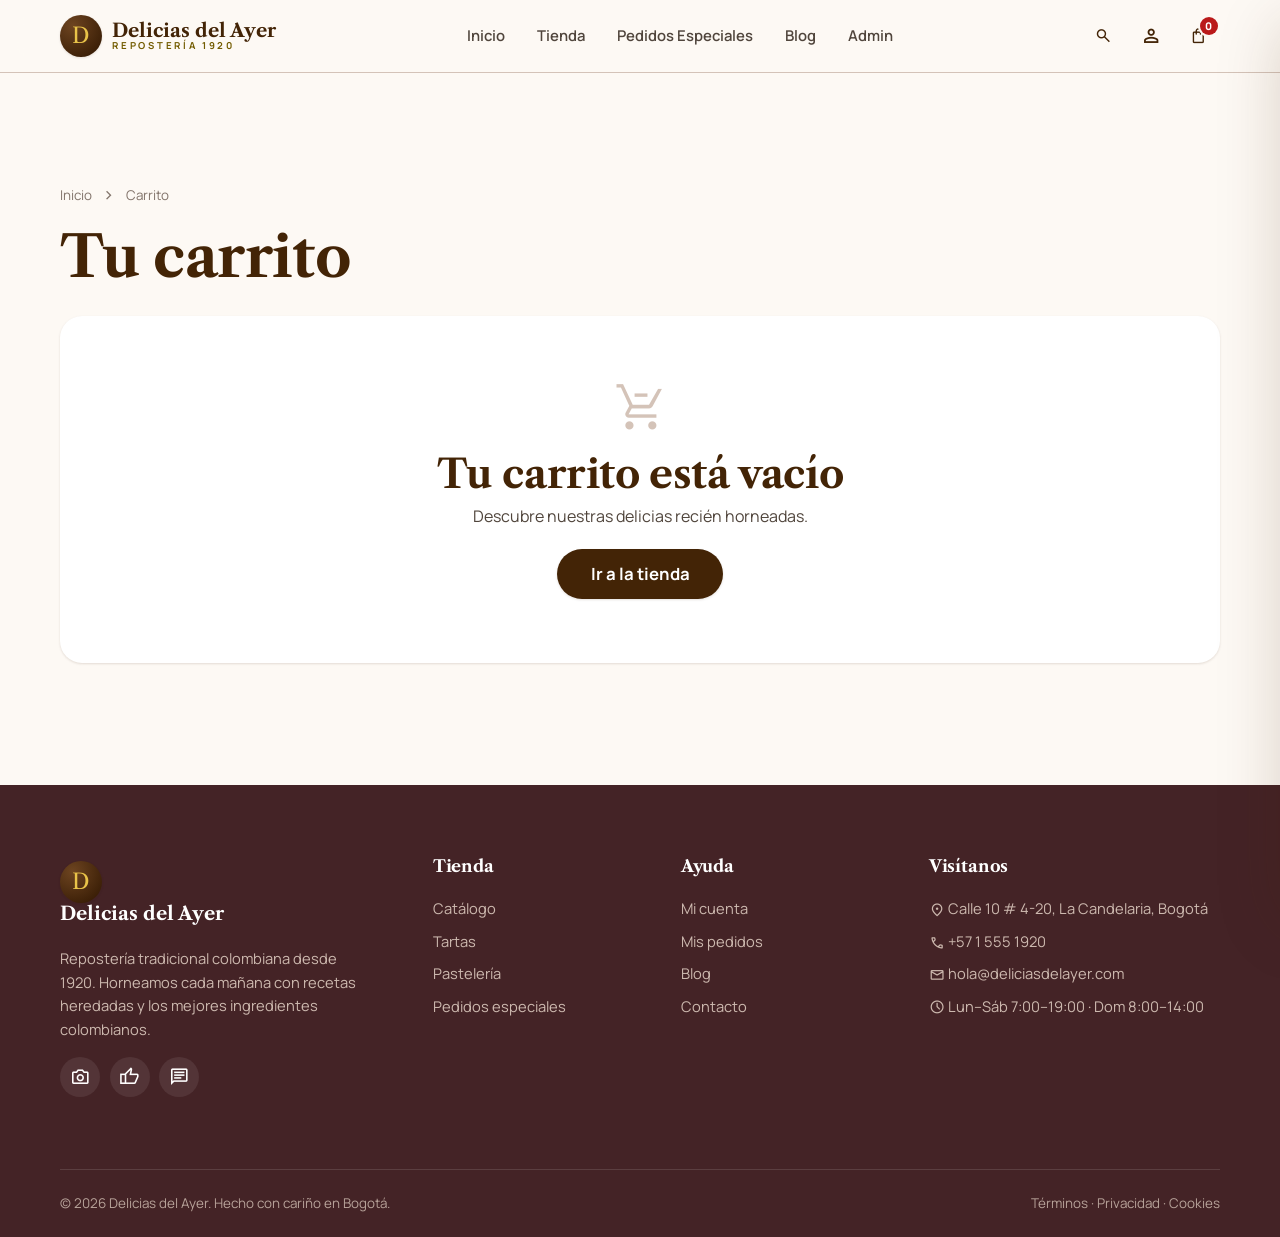
<file: checkout.html>
<!DOCTYPE html>
<html lang="es">
<head>
  <meta charset="UTF-8">
  <meta name="viewport" content="width=device-width, initial-scale=1.0">
  <title>Checkout · Delicias del Ayer</title>
  <link rel="icon" href="data:image/svg+xml,<svg xmlns='http://www.w3.org/2000/svg' viewBox='0 0 32 32'><text y='26' font-size='26'>💳</text></svg>">
  <link rel="preconnect" href="https://fonts.googleapis.com"><link rel="preconnect" href="https://fonts.gstatic.com" crossorigin>
  <link href="https://fonts.googleapis.com/css2?family=Libre+Caslon+Text:ital,wght@0,400;0,700;1,400&family=Manrope:wght@400;500;600;700;800&display=swap" rel="stylesheet">
  <link href="https://fonts.googleapis.com/css2?family=Material+Symbols+Outlined:opsz,wght,FILL,GRAD@24,400,0,0&display=block" rel="stylesheet">
  <link rel="stylesheet" href="assets/css/styles.css">
</head>
<body>
  <main id="main">
    <div class="container section">
      <h1 style="margin-bottom:1.6rem">Finalizar compra</h1>
      <div class="steps" id="steps">
        <div class="step active" data-step="1"><div class="dot">1</div><div class="lbl">Datos</div><div class="bar"></div></div>
        <div class="step" data-step="2"><div class="dot">2</div><div class="lbl">Envío</div><div class="bar"></div></div>
        <div class="step" data-step="3"><div class="dot">3</div><div class="lbl">Pago</div><div class="bar"></div></div>
        <div class="step" data-step="4"><div class="dot">4</div><div class="lbl">Confirmar</div></div>
      </div>
      <div class="checkout-grid">
        <div id="stepBody"></div>
        <aside class="order-summary" id="summary"></aside>
      </div>
    </div>
  </main>

  <script src="assets/js/data.js"></script>
  <script src="assets/js/store.js"></script>
  <script src="assets/js/app.js"></script>
  <script>
    DDA.boot();
    const $ = (s) => document.querySelector(s);
    if (!Store.cartDetailed().length) { location.href = 'cart.html'; }

    const user = Store.currentUser();
    const form = {
      name: user ? user.name : '', email: user ? user.email : '', phone: user ? user.phone : '',
      address: user ? user.address : '', city: 'Bogotá', notes: '',
      shipping: 'standard', paymentMethod: 'Nequi'
    };
    let step = 1;

    const shippingOpts = [
      { id: 'standard', label: 'Envío estándar', desc: 'Hoy, 2–4 horas', price: 'Según subtotal' },
      { id: 'express', label: 'Envío exprés', desc: 'En 1 hora', price: '+$6.00' },
      { id: 'pickup', label: 'Recoger en tienda', desc: 'La Candelaria', price: 'Gratis' }
    ];
    const payMethods = [
      ['Nequi', 'NEQ', 'Pago con billetera Nequi'], ['Daviplata', 'DAV', 'Pago con Daviplata'],
      ['PSE', 'PSE', 'Débito desde tu banco'], ['Wompi', 'WOM', 'Pasarela Wompi'],
      ['Mercado Pago', 'MP', 'Tarjetas y saldo MP'], ['Tarjeta de crédito', 'card', 'Visa · Mastercard · Amex'],
      ['Stripe', 'S', 'Pago internacional con Stripe'], ['PayPal', 'PP', 'Tu cuenta PayPal'],
      ['Contra entrega', 'COD', 'Paga en efectivo al recibir']
    ];

    function summary() {
      const t = Store.totals();
      const items = Store.cartDetailed();
      const exp = form.shipping === 'express' ? 6 : 0;
      const ship = form.shipping === 'pickup' ? 0 : t.shipping + exp;
      const total = +(t.subtotal - t.discount + ship + t.tax).toFixed(2);
      window._finalShip = ship; window._finalTotal = total;
      $('#summary').innerHTML = `
        <h3 style="margin-bottom:1rem">Tu pedido</h3>
        <div style="max-height:240px;overflow:auto;margin-bottom:1rem">
        ${items.map(l => `<div class="cart-line" style="margin-bottom:.7rem">
          <img src="${DDA.esc(l.product.image)}" data-fb="${DDA.esc(l.product.fallback||'')}" onerror="DDA.imgFallback(this)" alt="">
          <div><div class="nm" style="font-size:.85rem">${DDA.esc(l.product.name)}</div><div class="pr">x${l.quantity}</div></div>
          <b style="font-size:.85rem">${DDA.money(l.lineTotal)}</b></div>`).join('')}
        </div>
        <div class="summary-row"><span>Subtotal</span><span>${DDA.money(t.subtotal)}</span></div>
        ${t.discount ? `<div class="summary-row" style="color:var(--success)"><span>Descuento</span><span>−${DDA.money(t.discount)}</span></div>` : ''}
        <div class="summary-row"><span>Envío</span><span>${ship ? DDA.money(ship) : 'Gratis'}</span></div>
        <div class="summary-row"><span>Impuestos</span><span>${DDA.money(t.tax)}</span></div>
        <div class="summary-row total"><span>Total</span><b>${DDA.money(total)}</b></div>`;
    }

    function setStep(n) {
      step = n;
      document.querySelectorAll('.step').forEach(s => {
        const d = +s.dataset.step; s.classList.toggle('active', d === n); s.classList.toggle('done', d < n);
      });
      renderStep(); summary(); scrollTo({ top: 0, behavior: 'smooth' });
    }

    function renderStep() {
      const b = $('#stepBody');
      if (step === 1) {
        b.innerHTML = `<div class="panel"><h3 style="margin-bottom:1.2rem">Tus datos de contacto</h3>
          <div class="grid cols-2">
            <div class="field"><label>Nombre completo *</label><input class="input" id="f_name" value="${DDA.esc(form.name)}" required></div>
            <div class="field"><label>Teléfono *</label><input class="input" id="f_phone" value="${DDA.esc(form.phone)}" placeholder="+57 ..." required></div>
          </div>
          <div class="field"><label>Correo electrónico *</label><input class="input" id="f_email" type="email" value="${DDA.esc(form.email)}" required></div>
          <span class="err" id="err1"></span>
          <div style="display:flex;gap:.6rem;margin-top:1rem">
            <a class="btn btn-ghost" href="cart.html">Volver al carrito</a>
            <button class="btn btn-primary" id="next1" style="margin-left:auto">Continuar <span class="icon">arrow_forward</span></button>
          </div>
          ${user ? '' : '<p class="muted" style="font-size:.82rem;margin-top:1rem">¿Ya tienes cuenta? <a href="#" id="loginLink" style="color:var(--primary);font-weight:700">Inicia sesión</a> para autocompletar.</p>'}
        </div>`;
        if (!user) $('#loginLink').onclick = (e) => { e.preventDefault(); DDA.openAuth(() => location.reload()); };
        $('#next1').onclick = () => {
          form.name = $('#f_name').value.trim(); form.phone = $('#f_phone').value.trim(); form.email = $('#f_email').value.trim();
          if (!form.name || !form.phone || !/.+@.+\..+/.test(form.email)) { $('#err1').textContent = 'Completa todos los campos correctamente.'; return; }
          setStep(2);
        };
      }
      if (step === 2) {
        b.innerHTML = `<div class="panel"><h3 style="margin-bottom:1.2rem">Dirección de envío</h3>
          <div class="field"><label>Dirección *</label><input class="input" id="f_addr" value="${DDA.esc(form.address)}" placeholder="Calle 10 # 4-20" required></div>
          <div class="grid cols-2">
            <div class="field"><label>Ciudad</label><input class="input" id="f_city" value="${DDA.esc(form.city)}"></div>
            <div class="field"><label>Indicaciones (opcional)</label><input class="input" id="f_notes" value="${DDA.esc(form.notes)}" placeholder="Apto, referencia…"></div>
          </div>
          <h3 style="margin:1.4rem 0 .8rem;font-size:1.1rem">Método de entrega</h3>
          ${shippingOpts.map(o => `<label class="pay-method ${form.shipping === o.id ? 'active' : ''}" data-ship="${o.id}">
            <input type="radio" name="ship" ${form.shipping === o.id ? 'checked' : ''} hidden>
            <span class="pm-ic"><span class="icon">${o.id === 'pickup' ? 'storefront' : o.id === 'express' ? 'bolt' : 'local_shipping'}</span></span>
            <div style="flex:1"><b>${o.label}</b><small>${o.desc}</small></div><b style="font-size:.85rem">${o.price}</b></label>`).join('')}
          <span class="err" id="err2"></span>
          <div style="display:flex;gap:.6rem;margin-top:1rem">
            <button class="btn btn-ghost" id="back2">Atrás</button>
            <button class="btn btn-primary" id="next2" style="margin-left:auto">Continuar <span class="icon">arrow_forward</span></button></div></div>`;
        b.querySelectorAll('[data-ship]').forEach(el => el.onclick = () => { form.shipping = el.dataset.ship; b.querySelectorAll('[data-ship]').forEach(x => x.classList.toggle('active', x === el)); summary(); });
        $('#back2').onclick = () => setStep(1);
        $('#next2').onclick = () => { form.address = $('#f_addr').value.trim(); form.city = $('#f_city').value.trim(); form.notes = $('#f_notes').value.trim();
          if (form.shipping !== 'pickup' && !form.address) { $('#err2').textContent = 'Indica una dirección de envío.'; return; } setStep(3); };
      }
      if (step === 3) {
        b.innerHTML = `<div class="panel"><h3 style="margin-bottom:1.2rem">Método de pago</h3>
          ${payMethods.map(([name, code, desc]) => `<label class="pay-method ${form.paymentMethod === name ? 'active' : ''}" data-pay="${name}">
            <input type="radio" name="pay" ${form.paymentMethod === name ? 'checked' : ''} hidden>
            <span class="pm-ic">${code}</span><div style="flex:1"><b>${name}</b><small>${desc}</small></div>
            <span class="icon" style="color:var(--primary)">${form.paymentMethod === name ? 'radio_button_checked' : 'radio_button_unchecked'}</span></label>`).join('')}
          <div id="cardFields"></div>
          <p class="muted" style="font-size:.8rem;margin-top:1rem"><span class="icon" style="font-size:1.1em">lock</span> Pago simulado para demostración. No se procesan cobros reales.</p>
          <div style="display:flex;gap:.6rem;margin-top:1rem">
            <button class="btn btn-ghost" id="back3">Atrás</button>
            <button class="btn btn-primary" id="next3" style="margin-left:auto">Revisar pedido <span class="icon">arrow_forward</span></button></div></div>`;
        const renderCard = () => {
          const cf = $('#cardFields');
          if (['Tarjeta de crédito', 'Stripe', 'Mercado Pago'].includes(form.paymentMethod)) {
            cf.innerHTML = `<div class="field" style="margin-top:1rem"><label>Número de tarjeta</label><input class="input" placeholder="4242 4242 4242 4242" inputmode="numeric"></div>
              <div class="grid cols-2"><div class="field"><label>Vencimiento</label><input class="input" placeholder="MM/AA"></div>
              <div class="field"><label>CVC</label><input class="input" placeholder="123"></div></div>`;
          } else if (['Nequi', 'Daviplata'].includes(form.paymentMethod)) {
            cf.innerHTML = `<div class="field" style="margin-top:1rem"><label>Número de celular asociado</label><input class="input" placeholder="300 123 4567"></div>`;
          } else cf.innerHTML = '';
        };
        renderCard();
        b.querySelectorAll('[data-pay]').forEach(el => el.onclick = () => { form.paymentMethod = el.dataset.pay; b.querySelectorAll('[data-pay]').forEach(x => { x.classList.toggle('active', x === el); x.querySelector('.icon:last-child').textContent = x === el ? 'radio_button_checked' : 'radio_button_unchecked'; }); renderCard(); });
        $('#back3').onclick = () => setStep(2);
        $('#next3').onclick = () => setStep(4);
      }
      if (step === 4) {
        const t = Store.totals();
        b.innerHTML = `<div class="panel"><h3 style="margin-bottom:1rem">Revisa y confirma</h3>
          <div class="grid cols-2" style="gap:1rem">
            <div><h4 style="font-family:var(--sans);font-size:.78rem;letter-spacing:.1em;text-transform:uppercase;color:var(--outline);margin-bottom:.4rem">Contacto</h4>
              <p>${DDA.esc(form.name)}<br>${DDA.esc(form.email)}<br>${DDA.esc(form.phone)}</p></div>
            <div><h4 style="font-family:var(--sans);font-size:.78rem;letter-spacing:.1em;text-transform:uppercase;color:var(--outline);margin-bottom:.4rem">Entrega</h4>
              <p>${form.shipping === 'pickup' ? 'Recoger en tienda · La Candelaria' : DDA.esc(form.address) + '<br>' + DDA.esc(form.city)}<br><span class="muted">${shippingOpts.find(s => s.id === form.shipping).label}</span></p></div>
            <div><h4 style="font-family:var(--sans);font-size:.78rem;letter-spacing:.1em;text-transform:uppercase;color:var(--outline);margin-bottom:.4rem">Pago</h4>
              <p>${DDA.esc(form.paymentMethod)}</p></div>
          </div>
          <label class="checkbox" style="margin-top:1.2rem"><input type="checkbox" id="terms"> Acepto los términos y la política de privacidad.</label>
          <span class="err" id="err4"></span>
          <div style="display:flex;gap:.6rem;margin-top:1rem">
            <button class="btn btn-ghost" id="back4">Atrás</button>
            <button class="btn btn-primary btn-lg" id="placeOrder" style="margin-left:auto"><span class="icon">lock</span> Pagar ${DDA.money(window._finalTotal)}</button></div></div>`;
        $('#back4').onclick = () => setStep(3);
        $('#placeOrder').onclick = () => {
          if (!$('#terms').checked) { $('#err4').textContent = 'Debes aceptar los términos.'; return; }
          const btn = $('#placeOrder'); btn.disabled = true; btn.innerHTML = '<span class="icon spin">progress_activity</span> Procesando pago…';
          setTimeout(() => {
            const order = Store.placeOrder(form);
            sessionStorage.setItem('lastOrder', JSON.stringify(order));
            location.href = 'confirmation.html';
          }, 1400);
        };
      }
    }
    setStep(1);
  </script>
</body>
</html>
</file>
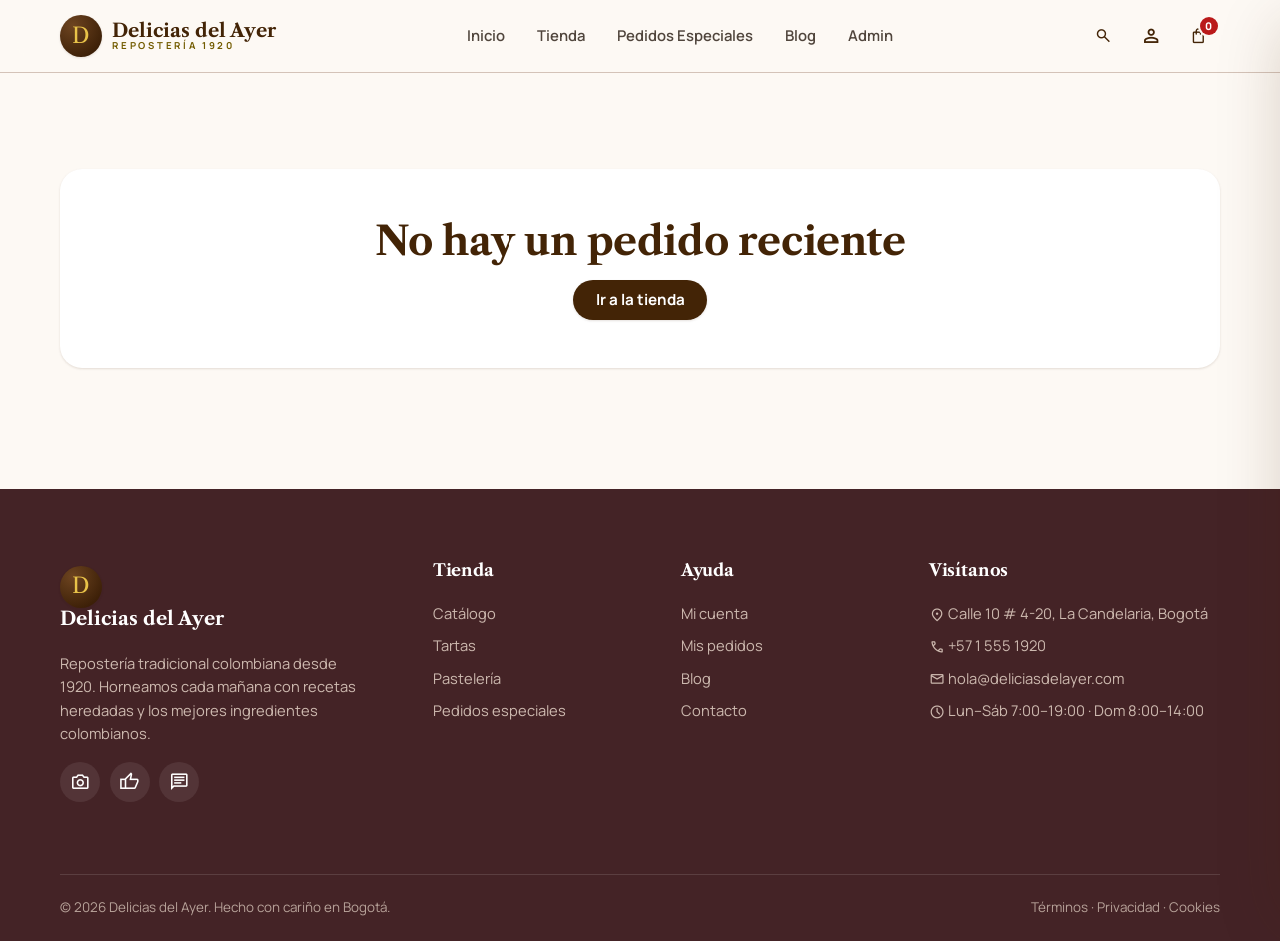
<file: confirmation.html>
<!DOCTYPE html>
<html lang="es">
<head>
  <meta charset="UTF-8">
  <meta name="viewport" content="width=device-width, initial-scale=1.0">
  <title>Pedido confirmado · Delicias del Ayer</title>
  <link rel="icon" href="data:image/svg+xml,<svg xmlns='http://www.w3.org/2000/svg' viewBox='0 0 32 32'><text y='26' font-size='26'>✅</text></svg>">
  <link rel="preconnect" href="https://fonts.googleapis.com"><link rel="preconnect" href="https://fonts.gstatic.com" crossorigin>
  <link href="https://fonts.googleapis.com/css2?family=Libre+Caslon+Text:ital,wght@0,400;0,700;1,400&family=Manrope:wght@400;500;600;700;800&display=swap" rel="stylesheet">
  <link href="https://fonts.googleapis.com/css2?family=Material+Symbols+Outlined:opsz,wght,FILL,GRAD@24,400,0,0&display=block" rel="stylesheet">
  <link rel="stylesheet" href="assets/css/styles.css">
  <style>@media print{.site-header,.site-footer,.noprint{display:none!important}body{background:#fff}}</style>
</head>
<body>
  <main id="main">
    <div class="container section">
      <div id="view"></div>
    </div>
  </main>

  <script src="assets/js/data.js"></script>
  <script src="assets/js/store.js"></script>
  <script src="assets/js/app.js"></script>
  <script>
    DDA.boot();
    const $ = (s) => document.querySelector(s);
    const order = JSON.parse(sessionStorage.getItem('lastOrder') || 'null');
    if (!order) { $('#view').innerHTML = '<div class="panel center" style="padding:3rem"><h2>No hay un pedido reciente</h2><a class="btn btn-primary" href="shop.html" style="margin-top:1rem">Ir a la tienda</a></div>'; }
    else {
      const eta = new Date(Date.now() + 3 * 3600 * 1000).toLocaleTimeString('es-CO', { hour: '2-digit', minute: '2-digit' });
      $('#view').innerHTML = `
        <div class="center noprint" style="margin-bottom:2rem">
          <div style="width:84px;height:84px;border-radius:50%;background:var(--success-bg);display:grid;place-items:center;margin:0 auto 1rem">
            <span class="icon" style="font-size:2.6rem;color:var(--success)">check_circle</span></div>
          <span class="eyebrow" style="color:var(--success)">Pago aprobado</span>
          <h1>¡Gracias por tu pedido!</h1>
          <p class="lead" style="margin:.6rem auto 0">Hemos recibido <b>${order.id}</b>. Te enviamos la confirmación a ${DDA.esc(order.customerEmail)}.</p>
        </div>

        <div class="panel" style="max-width:720px;margin-inline:auto" id="invoice">
          <div style="display:flex;justify-content:space-between;align-items:flex-start;flex-wrap:wrap;gap:1rem;border-bottom:1px solid var(--surface-high);padding-bottom:1rem;margin-bottom:1rem">
            <div><div class="brand-name" style="font-size:1.3rem">Delicias del Ayer</div>
              <p class="muted" style="font-size:.85rem">${DDA.esc(Store.state.settings.address)}<br>${DDA.esc(Store.state.settings.email)}</p></div>
            <div style="text-align:right"><h3 style="font-size:1.1rem">Factura ${order.id}</h3>
              <p class="muted" style="font-size:.85rem">${new Date(order.createdAt).toLocaleString('es-CO')}</p>
              <span class="tag green">${DDA.esc(order.status)}</span></div>
          </div>
          <div class="grid cols-2" style="margin-bottom:1rem">
            <div><h4 style="font-family:var(--sans);font-size:.74rem;text-transform:uppercase;letter-spacing:.1em;color:var(--outline)">Cliente</h4>
              <p>${DDA.esc(order.customerName)}<br>${DDA.esc(order.customerEmail)}</p></div>
            <div><h4 style="font-family:var(--sans);font-size:.74rem;text-transform:uppercase;letter-spacing:.1em;color:var(--outline)">Entrega</h4>
              <p>${DDA.esc(order.deliveryAddress || 'Recoger en tienda')}<br><span class="muted">Estimada: hoy ~${eta}</span></p></div>
          </div>
          <div class="table-wrap"><table class="data"><thead><tr><th>Producto</th><th>Cant.</th><th>Precio</th><th style="text-align:right">Total</th></tr></thead>
            <tbody>${order.items.map(i => `<tr><td>${DDA.esc(i.productName)}</td><td>${i.quantity}</td><td>${DDA.money(i.price)}</td><td style="text-align:right">${DDA.money(i.price * i.quantity)}</td></tr>`).join('')}</tbody></table></div>
          <div style="max-width:260px;margin-left:auto;margin-top:1rem">
            <div class="summary-row"><span>Subtotal</span><span>${DDA.money(order.subtotal)}</span></div>
            ${order.discount ? `<div class="summary-row"><span>Descuento</span><span>−${DDA.money(order.discount)}</span></div>` : ''}
            <div class="summary-row"><span>Envío</span><span>${order.shipping ? DDA.money(order.shipping) : 'Gratis'}</span></div>
            <div class="summary-row"><span>Impuestos</span><span>${DDA.money(order.tax || 0)}</span></div>
            <div class="summary-row total"><span>Total (${DDA.esc(order.paymentMethod)})</span><b>${DDA.money(order.total)}</b></div>
          </div>
        </div>

        <!-- tracking -->
        <div class="panel noprint" style="max-width:720px;margin:1.6rem auto 0">
          <h3 style="margin-bottom:1.2rem">Seguimiento del pedido</h3>
          <div class="steps" style="max-width:100%">
            <div class="step done"><div class="dot"><span class="icon" style="font-size:1.1em">check</span></div><div class="lbl">Confirmado</div><div class="bar"></div></div>
            <div class="step active"><div class="dot">2</div><div class="lbl">En preparación</div><div class="bar"></div></div>
            <div class="step"><div class="dot">3</div><div class="lbl">En reparto</div><div class="bar"></div></div>
            <div class="step"><div class="dot">4</div><div class="lbl">Entregado</div></div>
          </div>
        </div>

        <div class="center noprint" style="margin-top:2rem;display:flex;gap:.6rem;justify-content:center;flex-wrap:wrap">
          <button class="btn btn-primary" onclick="window.print()"><span class="icon">download</span> Descargar factura (PDF)</button>
          <a class="btn btn-outline" href="account.html#orders">Ver mis pedidos</a>
          <a class="btn btn-ghost" href="shop.html">Seguir comprando</a>
        </div>`;
    }
  </script>
</body>
</html>
</file>
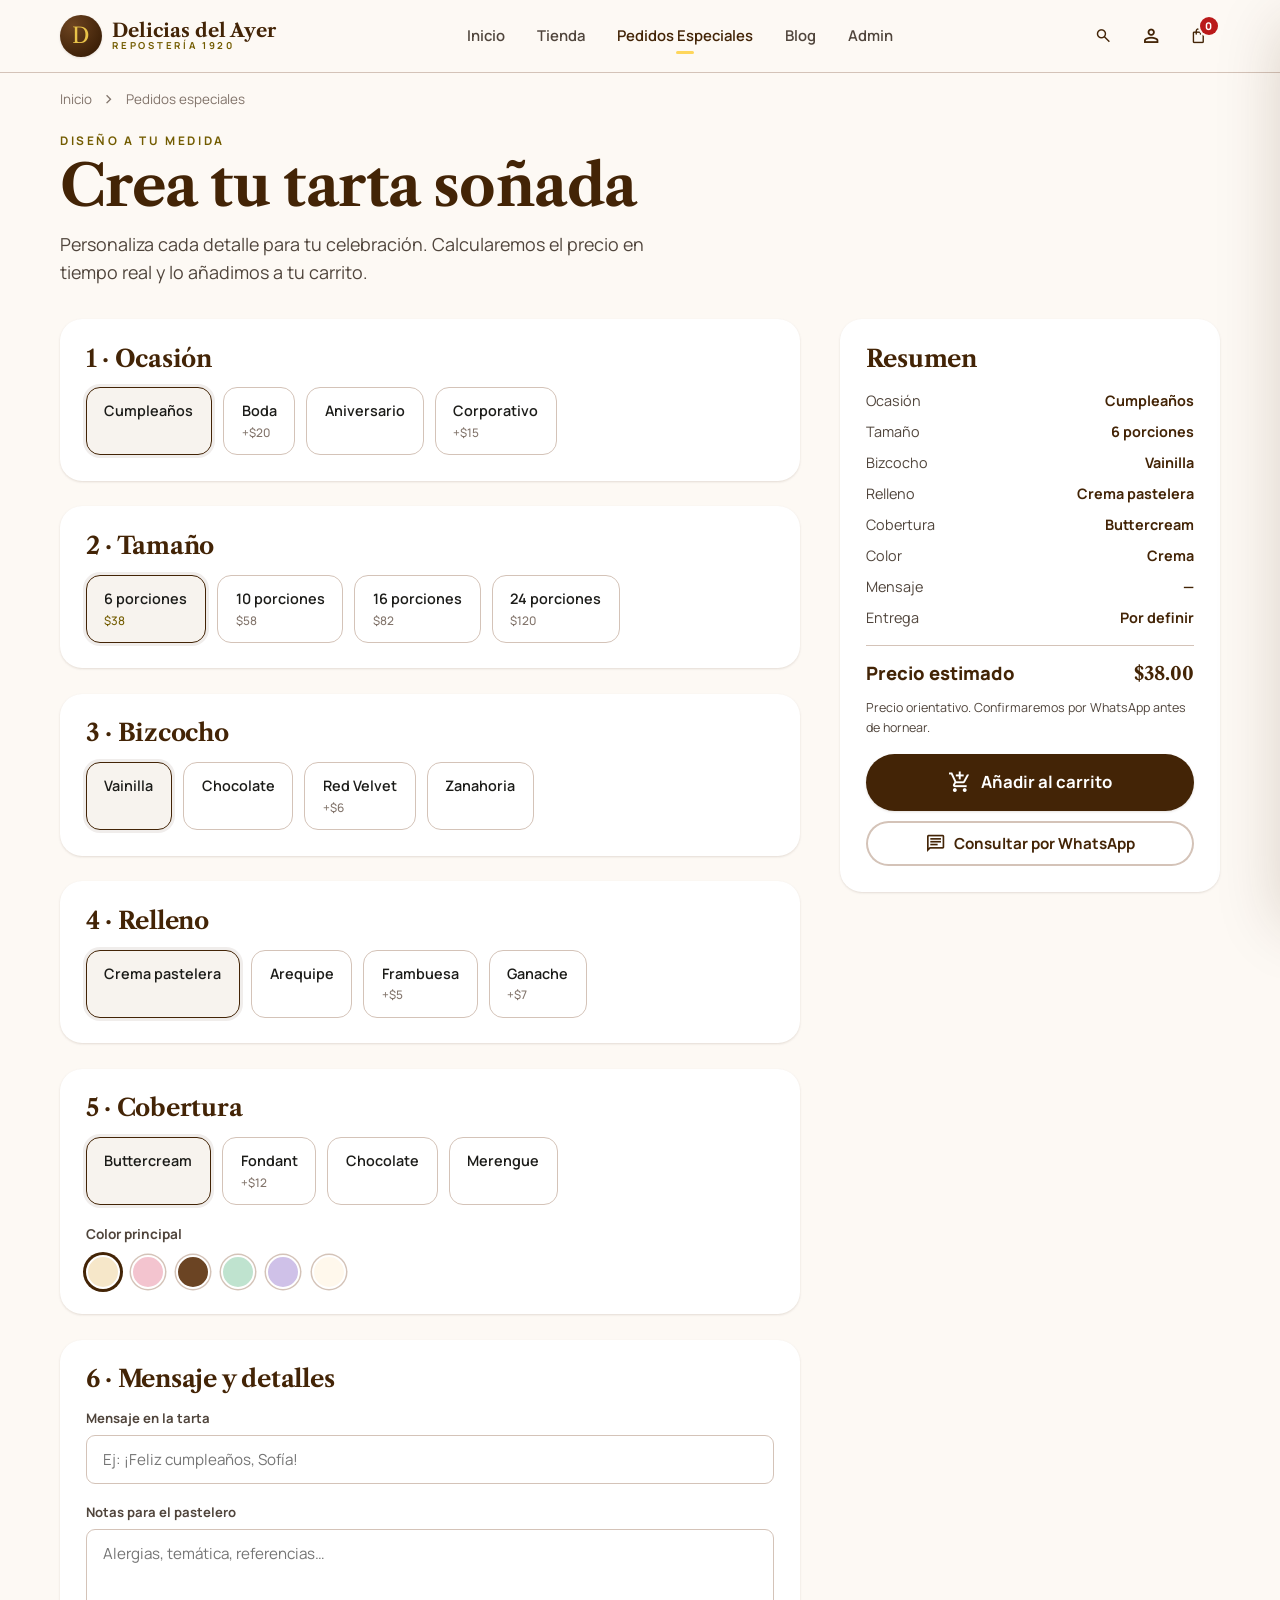
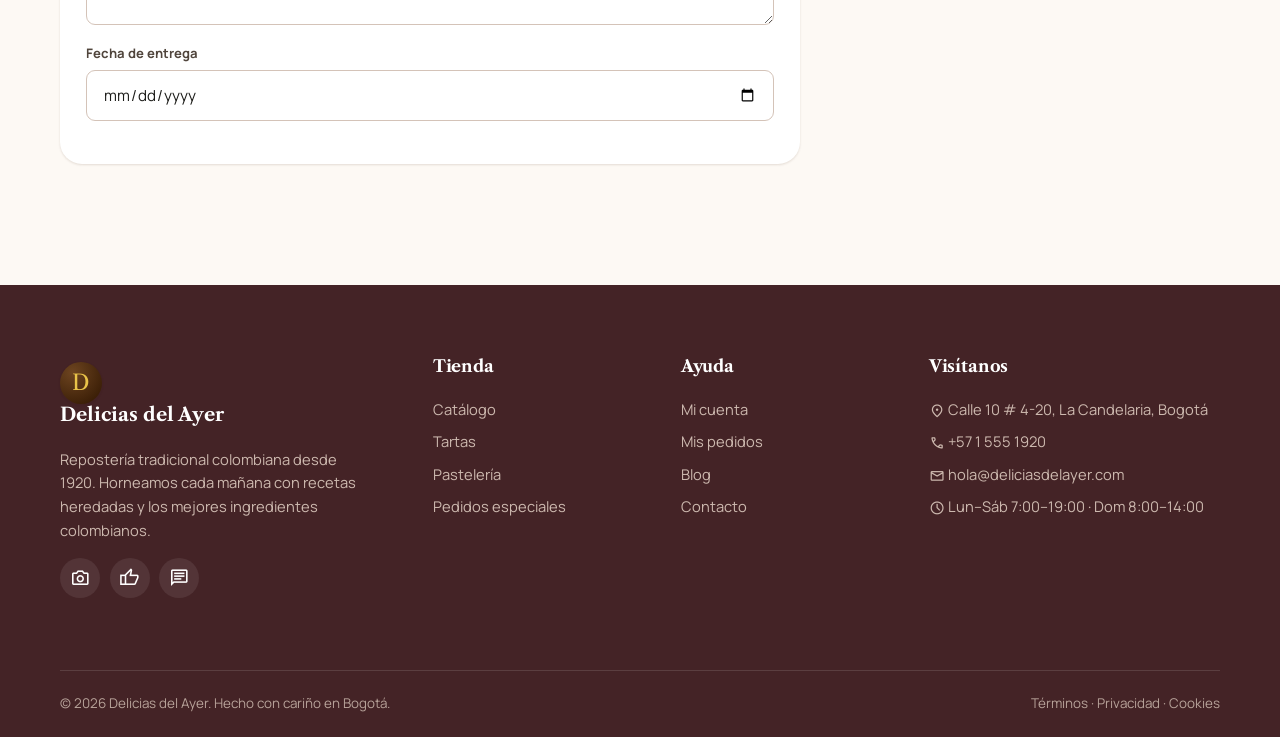
<file: custom-cakes.html>
<!DOCTYPE html>
<html lang="es">
<head>
  <meta charset="UTF-8">
  <meta name="viewport" content="width=device-width, initial-scale=1.0">
  <title>Pedidos Especiales · Delicias del Ayer</title>
  <meta name="description" content="Diseña una tarta personalizada para bodas, cumpleaños y eventos. Elige bizcocho, relleno, cobertura, tamaño y mensaje.">
  <link rel="icon" href="data:image/svg+xml,<svg xmlns='http://www.w3.org/2000/svg' viewBox='0 0 32 32'><text y='26' font-size='26'>🎂</text></svg>">
  <link rel="preconnect" href="https://fonts.googleapis.com"><link rel="preconnect" href="https://fonts.gstatic.com" crossorigin>
  <link href="https://fonts.googleapis.com/css2?family=Libre+Caslon+Text:ital,wght@0,400;0,700;1,400&family=Manrope:wght@400;500;600;700;800&display=swap" rel="stylesheet">
  <link href="https://fonts.googleapis.com/css2?family=Material+Symbols+Outlined:opsz,wght,FILL,GRAD@24,400,0,0&display=block" rel="stylesheet">
  <link rel="stylesheet" href="assets/css/styles.css">
</head>
<body>
  <main id="main">
    <div class="container">
      <nav class="crumbs"><a href="index.html">Inicio</a><span class="icon">chevron_right</span><span>Pedidos especiales</span></nav>
      <div style="max-width:640px;margin-bottom:2rem">
        <span class="eyebrow">Diseño a tu medida</span>
        <h1>Crea tu tarta soñada</h1>
        <p class="lead" style="margin-top:.6rem">Personaliza cada detalle para tu celebración. Calcularemos el precio en tiempo real y lo añadimos a tu carrito.</p>
      </div>

      <div class="builder-grid section" style="padding-top:0">
        <form id="builder">
          <div class="panel">
            <h3 style="margin-bottom:.9rem">1 · Ocasión</h3>
            <div class="opt-row" data-group="occasion">
              <div class="opt active" data-val="Cumpleaños">Cumpleaños</div>
              <div class="opt" data-val="Boda">Boda<small>+$20</small></div>
              <div class="opt" data-val="Aniversario">Aniversario</div>
              <div class="opt" data-val="Corporativo">Corporativo<small>+$15</small></div>
            </div>
          </div>
          <div class="panel">
            <h3 style="margin-bottom:.9rem">2 · Tamaño</h3>
            <div class="opt-row" data-group="size">
              <div class="opt active" data-val="6" data-price="38">6 porciones<small>$38</small></div>
              <div class="opt" data-val="10" data-price="58">10 porciones<small>$58</small></div>
              <div class="opt" data-val="16" data-price="82">16 porciones<small>$82</small></div>
              <div class="opt" data-val="24" data-price="120">24 porciones<small>$120</small></div>
            </div>
          </div>
          <div class="panel">
            <h3 style="margin-bottom:.9rem">3 · Bizcocho</h3>
            <div class="opt-row" data-group="sponge">
              <div class="opt active" data-val="Vainilla">Vainilla</div>
              <div class="opt" data-val="Chocolate">Chocolate</div>
              <div class="opt" data-val="Red Velvet" data-price="6">Red Velvet<small>+$6</small></div>
              <div class="opt" data-val="Zanahoria">Zanahoria</div>
            </div>
          </div>
          <div class="panel">
            <h3 style="margin-bottom:.9rem">4 · Relleno</h3>
            <div class="opt-row" data-group="filling">
              <div class="opt active" data-val="Crema pastelera">Crema pastelera</div>
              <div class="opt" data-val="Arequipe">Arequipe</div>
              <div class="opt" data-val="Frambuesa" data-price="5">Frambuesa<small>+$5</small></div>
              <div class="opt" data-val="Ganache" data-price="7">Ganache<small>+$7</small></div>
            </div>
          </div>
          <div class="panel">
            <h3 style="margin-bottom:.9rem">5 · Cobertura</h3>
            <div class="opt-row" data-group="frosting">
              <div class="opt active" data-val="Buttercream">Buttercream</div>
              <div class="opt" data-val="Fondant" data-price="12">Fondant<small>+$12</small></div>
              <div class="opt" data-val="Chocolate">Chocolate</div>
              <div class="opt" data-val="Merengue">Merengue</div>
            </div>
            <div style="margin-top:1rem">
              <label style="font-weight:700;font-size:.85rem;color:var(--on-surface-variant)">Color principal</label>
              <div class="opt-row" style="margin-top:.5rem" id="swatches"></div>
            </div>
          </div>
          <div class="panel">
            <h3 style="margin-bottom:.9rem">6 · Mensaje y detalles</h3>
            <div class="field"><label for="msg">Mensaje en la tarta</label>
              <input class="input" id="msg" maxlength="40" placeholder="Ej: ¡Feliz cumpleaños, Sofía!"></div>
            <div class="field"><label for="notes">Notas para el pastelero</label>
              <textarea class="input" id="notes" placeholder="Alergias, temática, referencias…"></textarea></div>
            <div class="field"><label for="date">Fecha de entrega</label>
              <input class="input" id="date" type="date"></div>
          </div>
        </form>

        <aside class="order-summary">
          <h3 style="margin-bottom:1rem">Resumen</h3>
          <div id="recap" style="display:flex;flex-direction:column;gap:.5rem;font-size:.9rem"></div>
          <div class="summary-row total" style="margin-top:1rem"><span>Precio estimado</span><b id="price">$38.00</b></div>
          <p class="muted" style="font-size:.78rem;margin:.6rem 0 1rem">Precio orientativo. Confirmaremos por WhatsApp antes de hornear.</p>
          <button class="btn btn-primary btn-block btn-lg" id="addCake"><span class="icon">add_shopping_cart</span> Añadir al carrito</button>
          <a class="btn btn-outline btn-block" href="https://wa.me/" style="margin-top:.6rem"><span class="icon">chat</span> Consultar por WhatsApp</a>
        </aside>
      </div>
    </div>
  </main>

  <script src="assets/js/data.js"></script>
  <script src="assets/js/store.js"></script>
  <script src="assets/js/app.js"></script>
  <script>
    DDA.boot();
    const $ = (s) => document.querySelector(s);
    const sel = { occasion: 'Cumpleaños', size: '6', sponge: 'Vainilla', filling: 'Crema pastelera', frosting: 'Buttercream', color: 'Crema' };
    const occCost = { 'Cumpleaños': 0, 'Boda': 20, 'Aniversario': 0, 'Corporativo': 15 };
    const colors = [['Crema', '#f6e7c9'], ['Rosa', '#f3c4cf'], ['Chocolate', '#6b4423'], ['Menta', '#bfe3cf'], ['Lavanda', '#cfc1e8'], ['Marfil', '#fff8ec']];

    $('#swatches').innerHTML = colors.map((c, i) => `<button type="button" class="swatch ${i === 0 ? 'active' : ''}" data-color="${c[0]}" style="background:${c[1]}" title="${c[0]}" aria-label="${c[0]}"></button>`).join('');

    function basePrice() {
      const sizeP = +document.querySelector('[data-group=size] .opt.active').dataset.price;
      let extra = occCost[sel.occasion] || 0;
      ['sponge', 'filling', 'frosting'].forEach(g => { const el = document.querySelector(`[data-group=${g}] .opt.active`); if (el && el.dataset.price) extra += +el.dataset.price; });
      return sizeP + extra;
    }
    function recap() {
      $('#recap').innerHTML = [
        ['Ocasión', sel.occasion], ['Tamaño', sel.size + ' porciones'], ['Bizcocho', sel.sponge],
        ['Relleno', sel.filling], ['Cobertura', sel.frosting], ['Color', sel.color],
        ['Mensaje', $('#msg').value || '—'], ['Entrega', $('#date').value || 'Por definir']
      ].map(([k, v]) => `<div class="summary-row" style="margin:0"><span>${k}</span><b style="color:var(--primary)">${DDA.esc(v)}</b></div>`).join('');
      $('#price').textContent = DDA.money(basePrice());
    }
    document.querySelectorAll('.opt-row[data-group]').forEach(row => {
      const g = row.dataset.group;
      row.querySelectorAll('.opt').forEach(o => o.onclick = () => {
        row.querySelectorAll('.opt').forEach(x => x.classList.remove('active')); o.classList.add('active');
        sel[g] = o.dataset.val; recap();
      });
    });
    $('#swatches').querySelectorAll('.swatch').forEach(s => s.onclick = () => {
      $('#swatches').querySelectorAll('.swatch').forEach(x => x.classList.remove('active')); s.classList.add('active'); sel.color = s.dataset.color; recap();
    });
    ['msg', 'date', 'notes'].forEach(id => $('#' + id).addEventListener('input', recap));

    $('#addCake').onclick = () => {
      const price = basePrice();
      // create a one-off custom product so it lives in the cart & catalog snapshot
      const customId = 'custom_' + Date.now();
      Store.state.products.push({
        id: customId, name: `Tarta personalizada (${sel.occasion})`, slug: customId, category: 'Pedidos Especiales',
        price, stock: 1, image: DDA_DATA.IMG.victoria, fallback: DDA_DATA.FALLBACK.victoria, gallery: [DDA_DATA.IMG.victoria],
        description: `${sel.size} porciones · ${sel.sponge}/${sel.filling}/${sel.frosting} · Color ${sel.color}${$('#msg').value ? ' · “' + $('#msg').value + '”' : ''}`,
        rating: 5, reviewsCount: 0, variants: [], ingredients: [], allergens: [], nutrition: {}, reviews: [], questions: []
      });
      Store.addToCart(customId, 1);
      DDA.toast('Tu tarta personalizada está en el carrito', 'success'); DDA.openCart();
    };
    recap();
  </script>
</body>
</html>
</file>
<file: assets/css/styles.css>
/* =====================================================================
   Delicias del Ayer — Artisanal Heritage design system
   Single stylesheet for the whole platform.
   Palette & type derived from the original Stitch design tokens.
   ===================================================================== */

:root{
  /* Surfaces */
  --surface:#fdf9f4; --surface-low:#f7f3ee; --surface-container:#f1ede8;
  --surface-high:#ebe8e3; --surface-highest:#e6e2dd; --white:#ffffff;
  /* Brand */
  --primary:#432406; --primary-container:#5d3a1a; --on-primary:#ffffff;
  --primary-soft:#d6a47c; --primary-fixed:#ffdcc2; --inverse-primary:#f0bc92;
  --secondary:#735c00; --secondary-container:#fed65b; --gold:#e9c349;
  --tertiary:#442326;
  /* Text */
  --on-surface:#1c1c19; --on-surface-variant:#50453c; --outline:#82746b;
  --outline-variant:#d4c3b8;
  /* States */
  --error:#ba1a1a; --error-container:#ffdad6; --success:#3f6b2f; --success-bg:#e3f0db;
  --warn:#8a6d00; --warn-bg:#fdeecb; --info:#35567d; --info-bg:#dde8f5;
  /* System */
  --radius:14px; --radius-lg:22px; --radius-sm:9px;
  --shadow-sm:0 1px 3px rgba(67,36,6,.08),0 1px 2px rgba(67,36,6,.06);
  --shadow:0 8px 24px rgba(67,36,6,.10),0 2px 6px rgba(67,36,6,.06);
  --shadow-lg:0 24px 60px rgba(67,36,6,.18);
  --serif:"Libre Caslon Text",Georgia,serif;
  --sans:"Manrope","Segoe UI",system-ui,sans-serif;
  --maxw:1240px;
  --ease:cubic-bezier(.4,0,.2,1);
}

*,*::before,*::after{box-sizing:border-box;margin:0;padding:0}
html{scroll-behavior:smooth;-webkit-text-size-adjust:100%}
body{
  font-family:var(--sans);background:var(--surface);color:var(--on-surface);
  line-height:1.6;font-size:16px;min-height:100vh;overflow-x:hidden;
  display:flex;flex-direction:column;
}
main{flex:1 0 auto}
img{max-width:100%;display:block}
a{color:inherit;text-decoration:none}
button{font-family:inherit;cursor:pointer;border:none;background:none}
h1,h2,h3,h4{font-family:var(--serif);font-weight:700;line-height:1.18;color:var(--primary);letter-spacing:-.01em}
h1{font-size:clamp(2.2rem,5vw,3.6rem)}
h2{font-size:clamp(1.7rem,3.4vw,2.5rem)}
h3{font-size:clamp(1.2rem,2vw,1.5rem)}
:focus-visible{outline:3px solid var(--secondary-container);outline-offset:2px;border-radius:4px}
::selection{background:var(--primary-fixed);color:var(--primary)}

.container{width:100%;max-width:var(--maxw);margin-inline:auto;padding-inline:clamp(16px,4vw,40px)}
.section{padding-block:clamp(48px,8vw,96px)}
.muted{color:var(--on-surface-variant)}
.center{text-align:center}
.eyebrow{font-family:var(--sans);text-transform:uppercase;letter-spacing:.22em;
  font-size:.74rem;font-weight:700;color:var(--secondary)}
.lead{font-size:1.12rem;color:var(--on-surface-variant);max-width:60ch}
.skip-link{position:absolute;left:-999px;top:0;background:var(--primary);color:#fff;
  padding:10px 18px;border-radius:0 0 8px 0;z-index:2000}
.skip-link:focus{left:0}

/* ---------- Buttons ---------- */
.btn{display:inline-flex;align-items:center;justify-content:center;gap:.5em;
  font-weight:700;font-size:.95rem;padding:.8em 1.5em;border-radius:999px;
  transition:transform .18s var(--ease),box-shadow .18s var(--ease),background .18s,color .18s;
  white-space:nowrap;line-height:1}
.btn:active{transform:translateY(1px) scale(.99)}
.btn-primary{background:var(--primary);color:#fff;box-shadow:var(--shadow-sm)}
.btn-primary:hover{background:var(--primary-container);box-shadow:var(--shadow);transform:translateY(-2px)}
.btn-gold{background:var(--secondary-container);color:var(--primary)}
.btn-gold:hover{background:var(--gold);transform:translateY(-2px);box-shadow:var(--shadow)}
.btn-outline{background:transparent;color:var(--primary);box-shadow:inset 0 0 0 2px var(--outline-variant)}
.btn-outline:hover{box-shadow:inset 0 0 0 2px var(--primary);background:var(--surface-low)}
.btn-ghost{background:var(--surface-container);color:var(--primary)}
.btn-ghost:hover{background:var(--surface-high)}
.btn-block{width:100%}
.btn-sm{padding:.55em 1.05em;font-size:.85rem}
.btn-lg{padding:1em 2em;font-size:1.05rem}
.btn[disabled]{opacity:.5;cursor:not-allowed;transform:none}

.icon{font-family:"Material Symbols Outlined";font-weight:normal;font-style:normal;
  line-height:1;display:inline-block;-webkit-font-feature-settings:'liga';font-feature-settings:'liga';
  -webkit-font-smoothing:antialiased;font-size:1.4em;vertical-align:middle;user-select:none}

/* ---------- Header ---------- */
.site-header{position:sticky;top:0;z-index:900;background:rgba(253,249,244,.82);
  backdrop-filter:blur(14px);border-bottom:1px solid var(--outline-variant);transition:box-shadow .3s}
.site-header.scrolled{box-shadow:var(--shadow-sm)}
.nav{display:flex;align-items:center;gap:1.5rem;height:72px}
.brand{display:flex;align-items:center;gap:.65rem;flex-shrink:0}
.brand-mark{width:42px;height:42px;border-radius:50%;display:grid;place-items:center;
  background:radial-gradient(circle at 30% 25%,#6d4420,#2e1500);color:var(--gold);
  font-family:var(--serif);font-size:1.35rem;box-shadow:var(--shadow-sm)}
.brand-name{font-family:var(--serif);font-size:1.18rem;font-weight:700;color:var(--primary);line-height:1.05}
.brand-name small{display:block;font-family:var(--sans);font-size:.6rem;letter-spacing:.28em;
  text-transform:uppercase;color:var(--secondary);font-weight:700}
.nav-links{display:flex;gap:.3rem;margin-inline:auto}
.nav-links a{padding:.5rem .85rem;border-radius:999px;font-weight:600;font-size:.93rem;
  color:var(--on-surface-variant);transition:.18s;position:relative}
.nav-links a:hover{color:var(--primary);background:var(--surface-container)}
.nav-links a.active{color:var(--primary)}
.nav-links a.active::after{content:"";position:absolute;left:50%;bottom:2px;transform:translateX(-50%);
  width:18px;height:3px;border-radius:3px;background:var(--secondary-container)}
.nav-actions{display:flex;align-items:center;gap:.35rem}
.icon-btn{position:relative;width:42px;height:42px;border-radius:50%;display:grid;place-items:center;
  color:var(--primary);transition:.18s}
.icon-btn:hover{background:var(--surface-container)}
.badge{position:absolute;top:2px;right:2px;min-width:18px;height:18px;padding:0 4px;border-radius:999px;
  background:var(--error);color:#fff;font-size:.66rem;font-weight:800;display:grid;place-items:center;
  font-family:var(--sans);box-shadow:0 0 0 2px var(--surface)}
.hamburger{display:none}

/* ---------- Footer ---------- */
.site-footer{background:var(--tertiary);color:#e9ddd6;margin-top:auto}
.footer-grid{display:grid;grid-template-columns:1.6fr 1fr 1fr 1.4fr;gap:2.5rem;
  padding-block:clamp(40px,6vw,72px)}
.site-footer h4{color:#fff;font-size:1.05rem;margin-bottom:1rem}
.site-footer a{color:#cdb9af;display:block;padding:.28rem 0;transition:.15s;font-size:.92rem}
.site-footer a:hover{color:var(--gold);transform:translateX(3px)}
.footer-brand p{color:#cdb9af;margin:1rem 0;font-size:.92rem;max-width:34ch}
.footer-social{display:flex;gap:.6rem;margin-top:1rem}
.footer-social a{width:40px;height:40px;border-radius:50%;background:rgba(255,255,255,.08);
  display:grid;place-items:center;color:#fff}
.footer-social a:hover{background:var(--secondary-container);color:var(--primary);transform:translateY(-3px)}
.footer-bottom{border-top:1px solid rgba(255,255,255,.12);padding-block:1.4rem;
  display:flex;justify-content:space-between;gap:1rem;flex-wrap:wrap;font-size:.84rem;color:#b7a299}

/* ---------- Hero ---------- */
.hero{position:relative;overflow:hidden;background:
  radial-gradient(120% 80% at 80% -10%,#fff7ee 0%,transparent 60%),
  linear-gradient(180deg,#fdf9f4,#f3ebe1)}
.hero-grid{display:grid;grid-template-columns:1.05fr .95fr;gap:clamp(2rem,5vw,4rem);
  align-items:center;padding-block:clamp(48px,8vw,100px)}
.hero-copy h1{margin:.6rem 0 1rem}
.hero-copy .lead{margin-bottom:2rem}
.hero-cta{display:flex;gap:.9rem;flex-wrap:wrap}
.hero-stats{display:flex;gap:2.2rem;margin-top:2.6rem;flex-wrap:wrap}
.hero-stats b{font-family:var(--serif);font-size:1.7rem;color:var(--primary);display:block}
.hero-stats span{font-size:.82rem;color:var(--on-surface-variant)}
.hero-media{position:relative}
.hero-media img{border-radius:var(--radius-lg);box-shadow:var(--shadow-lg);
  aspect-ratio:4/5;object-fit:cover;width:100%}
.hero-chip{position:absolute;background:var(--white);border-radius:var(--radius);
  box-shadow:var(--shadow);padding:.7rem 1rem;display:flex;align-items:center;gap:.6rem;font-size:.85rem;font-weight:700}
.hero-chip .icon{color:var(--secondary)}
.hero-chip.tl{top:6%;left:-6%}
.hero-chip.br{bottom:8%;right:-5%}

/* ---------- Cards / grids ---------- */
.grid{display:grid;gap:1.4rem}
.cols-2{grid-template-columns:repeat(2,1fr)}
.cols-3{grid-template-columns:repeat(3,1fr)}
.cols-4{grid-template-columns:repeat(4,1fr)}
.section-head{display:flex;justify-content:space-between;align-items:flex-end;gap:1rem;
  margin-bottom:2.2rem;flex-wrap:wrap}
.section-head .titles{max-width:60ch}

.product-card{background:var(--white);border-radius:var(--radius-lg);overflow:hidden;
  box-shadow:var(--shadow-sm);display:flex;flex-direction:column;position:relative;
  transition:transform .25s var(--ease),box-shadow .25s var(--ease)}
.product-card:hover{transform:translateY(-6px);box-shadow:var(--shadow)}
.product-media{position:relative;aspect-ratio:1/1;overflow:hidden;background:var(--surface-high)}
.product-media img{width:100%;height:100%;object-fit:cover;transition:transform .5s var(--ease)}
.product-card:hover .product-media img{transform:scale(1.07)}
.product-tag{position:absolute;top:12px;left:12px;background:var(--primary);color:#fff;
  font-size:.68rem;font-weight:800;text-transform:uppercase;letter-spacing:.08em;padding:.3rem .6rem;border-radius:999px}
.product-tag.gold{background:var(--secondary-container);color:var(--primary)}
.product-tag.low{background:var(--error)}
.fav-btn{position:absolute;top:10px;right:10px;width:38px;height:38px;border-radius:50%;
  background:rgba(255,255,255,.9);display:grid;place-items:center;color:var(--outline);
  box-shadow:var(--shadow-sm);transition:.18s}
.fav-btn:hover{color:var(--error);transform:scale(1.1)}
.fav-btn.active{color:var(--error)}
.fav-btn.active .icon{font-variation-settings:'FILL' 1}
.product-body{padding:1.05rem 1.15rem 1.25rem;display:flex;flex-direction:column;gap:.5rem;flex:1}
.product-cat{font-size:.72rem;font-weight:700;letter-spacing:.1em;text-transform:uppercase;color:var(--secondary)}
.product-name{font-family:var(--serif);font-size:1.12rem;color:var(--primary);line-height:1.25}
.product-desc{font-size:.85rem;color:var(--on-surface-variant);display:-webkit-box;
  -webkit-line-clamp:2;-webkit-box-orient:vertical;overflow:hidden}
.stars{display:inline-flex;align-items:center;gap:.2rem;color:var(--gold);font-size:.95rem}
.stars .icon{font-size:1.05rem;font-variation-settings:'FILL' 1}
.rating-row{display:flex;align-items:center;gap:.4rem;font-size:.82rem;color:var(--on-surface-variant)}
.product-foot{display:flex;align-items:center;justify-content:space-between;margin-top:auto;padding-top:.4rem}
.price{font-family:var(--serif);font-size:1.3rem;font-weight:700;color:var(--primary)}
.price small{font-size:.78rem;color:var(--outline);font-family:var(--sans);font-weight:600}
.price del{color:var(--outline);font-size:.9rem;margin-right:.35rem;font-weight:400}
.add-mini{width:44px;height:44px;border-radius:50%;background:var(--primary);color:#fff;
  display:grid;place-items:center;transition:.18s;box-shadow:var(--shadow-sm)}
.add-mini:hover{background:var(--secondary-container);color:var(--primary);transform:rotate(90deg)}

/* category pills */
.cat-card{position:relative;border-radius:var(--radius-lg);overflow:hidden;aspect-ratio:3/4;
  box-shadow:var(--shadow-sm);transition:.25s}
.cat-card:hover{transform:translateY(-5px);box-shadow:var(--shadow)}
.cat-card img{width:100%;height:100%;object-fit:cover;transition:transform .5s}
.cat-card:hover img{transform:scale(1.08)}
.cat-card .ov{position:absolute;inset:0;background:linear-gradient(180deg,transparent 35%,rgba(46,21,0,.82));
  display:flex;flex-direction:column;justify-content:flex-end;padding:1.2rem;color:#fff}
.cat-card .ov h3{color:#fff;font-size:1.25rem}
.cat-card .ov span{font-size:.8rem;color:#f0d9c6}

/* ---------- Pills / chips / tags ---------- */
.chip{display:inline-flex;align-items:center;gap:.4rem;background:var(--surface-container);
  color:var(--on-surface-variant);padding:.4rem .9rem;border-radius:999px;font-size:.82rem;font-weight:600;
  transition:.15s;cursor:pointer;border:2px solid transparent}
.chip:hover{background:var(--surface-high)}
.chip.active{background:var(--primary);color:#fff;border-color:var(--primary)}
.tag{display:inline-flex;align-items:center;gap:.3rem;font-size:.72rem;font-weight:700;
  padding:.25rem .65rem;border-radius:999px;text-transform:uppercase;letter-spacing:.04em}
.tag.green{background:var(--success-bg);color:var(--success)}
.tag.amber{background:var(--warn-bg);color:var(--warn)}
.tag.red{background:var(--error-container);color:var(--error)}
.tag.blue{background:var(--info-bg);color:var(--info)}
.tag.brown{background:var(--primary-fixed);color:var(--primary)}

/* ---------- Forms ---------- */
.field{display:flex;flex-direction:column;gap:.4rem;margin-bottom:1.1rem}
.field label{font-size:.82rem;font-weight:700;color:var(--on-surface-variant)}
.input,select.input,textarea.input{width:100%;padding:.8rem 1rem;border-radius:var(--radius-sm);
  border:1.5px solid var(--outline-variant);background:var(--white);font-family:inherit;font-size:.95rem;
  color:var(--on-surface);transition:.15s}
.input:focus{outline:none;border-color:var(--primary);box-shadow:0 0 0 4px rgba(67,36,6,.08)}
textarea.input{resize:vertical;min-height:96px}
.field .hint{font-size:.76rem;color:var(--outline)}
.field .err{font-size:.76rem;color:var(--error);font-weight:600}
.input.invalid{border-color:var(--error)}
.input-icon{position:relative}
.input-icon .icon{position:absolute;left:12px;top:50%;transform:translateY(-50%);color:var(--outline);font-size:1.25em}
.input-icon .input{padding-left:42px}
.checkbox{display:flex;align-items:flex-start;gap:.6rem;font-size:.88rem;cursor:pointer}
.checkbox input{margin-top:.2rem;width:18px;height:18px;accent-color:var(--primary)}

/* ---------- Cart drawer & modal ---------- */
.overlay{position:fixed;inset:0;background:rgba(28,21,10,.5);backdrop-filter:blur(2px);
  opacity:0;visibility:hidden;transition:.3s;z-index:1000}
.overlay.open{opacity:1;visibility:visible}
.drawer{position:fixed;top:0;right:0;height:100%;width:min(420px,92vw);background:var(--surface);
  box-shadow:var(--shadow-lg);transform:translateX(100%);transition:transform .35s var(--ease);
  z-index:1001;display:flex;flex-direction:column}
.drawer.open{transform:translateX(0)}
.drawer-head{display:flex;align-items:center;justify-content:space-between;padding:1.2rem 1.4rem;
  border-bottom:1px solid var(--outline-variant)}
.drawer-head h3{font-size:1.25rem}
.drawer-body{flex:1;overflow-y:auto;padding:1.2rem 1.4rem;display:flex;flex-direction:column;gap:1rem}
.drawer-foot{border-top:1px solid var(--outline-variant);padding:1.2rem 1.4rem;background:var(--white)}
.cart-line{display:grid;grid-template-columns:64px 1fr auto;gap:.9rem;align-items:center}
.cart-line img{width:64px;height:64px;border-radius:var(--radius-sm);object-fit:cover}
.cart-line .nm{font-weight:700;font-size:.9rem;color:var(--primary);line-height:1.2}
.cart-line .pr{font-size:.82rem;color:var(--on-surface-variant)}
.qty{display:inline-flex;align-items:center;border:1.5px solid var(--outline-variant);border-radius:999px;overflow:hidden}
.qty button{width:30px;height:30px;display:grid;place-items:center;color:var(--primary);font-weight:800;font-size:1.1rem}
.qty button:hover{background:var(--surface-container)}
.qty span{min-width:30px;text-align:center;font-weight:700;font-size:.9rem}
.cart-empty{text-align:center;color:var(--on-surface-variant);padding:3rem 1rem;display:flex;
  flex-direction:column;align-items:center;gap:1rem}
.cart-empty .icon{font-size:3.4rem;color:var(--outline-variant)}
.summary-row{display:flex;justify-content:space-between;font-size:.9rem;margin-bottom:.5rem;color:var(--on-surface-variant)}
.summary-row.total{font-size:1.15rem;font-weight:800;color:var(--primary);border-top:1px solid var(--outline-variant);
  padding-top:.8rem;margin-top:.4rem}
.summary-row.total b{font-family:var(--serif)}

/* modal */
.modal{position:fixed;inset:0;display:grid;place-items:center;padding:1rem;z-index:1100;
  opacity:0;visibility:hidden;transition:.25s}
.modal.open{opacity:1;visibility:visible}
.modal-card{background:var(--surface);border-radius:var(--radius-lg);box-shadow:var(--shadow-lg);
  width:min(460px,100%);max-height:92vh;overflow-y:auto;transform:translateY(16px) scale(.98);
  transition:.25s var(--ease)}
.modal.open .modal-card{transform:none}
.modal-head{padding:1.6rem 1.8rem .4rem;position:relative}
.modal-head .close{position:absolute;top:1.1rem;right:1.1rem}
.modal-body{padding:.6rem 1.8rem 1.8rem}
.tabs{display:flex;gap:.3rem;background:var(--surface-container);padding:.3rem;border-radius:999px;margin-bottom:1.4rem}
.tabs button{flex:1;padding:.55rem;border-radius:999px;font-weight:700;font-size:.88rem;color:var(--on-surface-variant)}
.tabs button.active{background:var(--white);color:var(--primary);box-shadow:var(--shadow-sm)}

/* ---------- Toast ---------- */
.toast-wrap{position:fixed;bottom:24px;left:50%;transform:translateX(-50%);z-index:1300;
  display:flex;flex-direction:column;gap:.6rem;align-items:center;width:min(420px,92vw)}
.toast{background:var(--primary);color:#fff;padding:.85rem 1.2rem;border-radius:var(--radius);
  box-shadow:var(--shadow-lg);display:flex;align-items:center;gap:.7rem;font-size:.9rem;font-weight:600;
  width:100%;animation:toastIn .3s var(--ease)}
.toast .icon{color:var(--gold)}
.toast.success{background:var(--success)}
.toast.error{background:var(--error)}
@keyframes toastIn{from{opacity:0;transform:translateY(16px)}to{opacity:1;transform:none}}

/* ---------- Misc sections ---------- */
.banner{background:linear-gradient(120deg,var(--primary),#2e1500);color:#fff;border-radius:var(--radius-lg);
  padding:clamp(2rem,5vw,3.4rem);display:grid;grid-template-columns:1.4fr 1fr;gap:2rem;align-items:center;
  position:relative;overflow:hidden}
.banner h2{color:#fff}
.banner .lead{color:#e9d5c4}
.feature{display:flex;gap:1rem;align-items:flex-start}
.feature .ic{width:52px;height:52px;border-radius:14px;background:var(--surface-container);
  display:grid;place-items:center;color:var(--secondary);flex-shrink:0}
.feature .ic .icon{font-size:1.6rem}
.feature h3{font-size:1.05rem;margin-bottom:.2rem}
.feature p{font-size:.88rem;color:var(--on-surface-variant)}

.testimonial{background:var(--white);border-radius:var(--radius-lg);padding:1.8rem;box-shadow:var(--shadow-sm);
  display:flex;flex-direction:column;gap:1rem;height:100%}
.testimonial p{font-style:italic;color:var(--on-surface-variant)}
.testimonial .who{display:flex;align-items:center;gap:.8rem;margin-top:auto}
.testimonial .who img{width:46px;height:46px;border-radius:50%;object-fit:cover}
.testimonial .who b{display:block;color:var(--primary);font-family:var(--sans)}
.testimonial .who span{font-size:.8rem;color:var(--outline)}

.newsletter{background:var(--surface-container);border-radius:var(--radius-lg);
  padding:clamp(2rem,5vw,3.4rem);text-align:center}
.newsletter form{display:flex;gap:.6rem;max-width:480px;margin:1.4rem auto 0}
.newsletter .input{flex:1}
@media(max-width:520px){.newsletter form{flex-direction:column}}

.insta-grid{display:grid;grid-template-columns:repeat(6,1fr);gap:.7rem}
.insta-grid a{aspect-ratio:1;border-radius:var(--radius-sm);overflow:hidden;position:relative}
.insta-grid img{width:100%;height:100%;object-fit:cover;transition:.4s}
.insta-grid a:hover img{transform:scale(1.12)}
.insta-grid a::after{content:"\e412";font-family:"Material Symbols Outlined";position:absolute;inset:0;
  display:grid;place-items:center;color:#fff;background:rgba(46,21,0,.45);opacity:0;transition:.25s;font-size:1.6rem}
.insta-grid a:hover::after{opacity:1}

.map-embed{border-radius:var(--radius-lg);overflow:hidden;box-shadow:var(--shadow-sm);min-height:340px;border:0;width:100%}

/* breadcrumbs */
.crumbs{display:flex;gap:.5rem;align-items:center;font-size:.84rem;color:var(--outline);padding-block:1rem;flex-wrap:wrap}
.crumbs a:hover{color:var(--primary)}
.crumbs .icon{font-size:1.1rem}

/* ---------- Shop layout ---------- */
.shop-layout{display:grid;grid-template-columns:262px 1fr;gap:2rem;align-items:start}
.filters{position:sticky;top:90px;background:var(--white);border-radius:var(--radius-lg);
  padding:1.4rem;box-shadow:var(--shadow-sm);display:flex;flex-direction:column;gap:1.4rem}
.filters h4{font-family:var(--sans);font-size:.78rem;letter-spacing:.12em;text-transform:uppercase;
  color:var(--outline);margin-bottom:.7rem}
.filter-group label{display:flex;align-items:center;gap:.55rem;padding:.3rem 0;font-size:.9rem;cursor:pointer}
.filter-group input{accent-color:var(--primary);width:17px;height:17px}
.range-val{display:flex;justify-content:space-between;font-size:.82rem;color:var(--on-surface-variant);font-weight:700}
input[type=range]{width:100%;accent-color:var(--primary)}
.shop-toolbar{display:flex;align-items:center;justify-content:space-between;gap:1rem;
  margin-bottom:1.4rem;flex-wrap:wrap}
.shop-toolbar .count{font-size:.9rem;color:var(--on-surface-variant)}
.filter-toggle{display:none}

/* ---------- Product detail ---------- */
.pd-grid{display:grid;grid-template-columns:1.05fr 1fr;gap:clamp(2rem,5vw,3.5rem);align-items:start}
.pd-gallery .main-img{border-radius:var(--radius-lg);overflow:hidden;box-shadow:var(--shadow);
  aspect-ratio:1;background:var(--surface-high);position:relative;cursor:zoom-in}
.pd-gallery .main-img img{width:100%;height:100%;object-fit:cover;transition:transform .4s}
.pd-thumbs{display:flex;gap:.7rem;margin-top:.9rem}
.pd-thumbs button{width:74px;height:74px;border-radius:var(--radius-sm);overflow:hidden;
  border:2px solid transparent;transition:.15s}
.pd-thumbs button.active{border-color:var(--primary)}
.pd-thumbs img{width:100%;height:100%;object-fit:cover}
.pd-info .price{font-size:2rem}
.variant-opts{display:flex;gap:.6rem;flex-wrap:wrap;margin-top:.5rem}
.variant{padding:.55rem 1rem;border-radius:var(--radius-sm);border:1.5px solid var(--outline-variant);
  font-weight:600;font-size:.88rem;cursor:pointer;transition:.15s}
.variant.active{border-color:var(--primary);background:var(--primary);color:#fff}
.pd-tabs{display:flex;gap:.4rem;border-bottom:1px solid var(--outline-variant);margin:2.5rem 0 1.5rem;flex-wrap:wrap}
.pd-tabs button{padding:.7rem 1.1rem;font-weight:700;color:var(--on-surface-variant);
  border-bottom:3px solid transparent;margin-bottom:-1px}
.pd-tabs button.active{color:var(--primary);border-color:var(--secondary-container)}
.nutrition-grid{display:grid;grid-template-columns:repeat(4,1fr);gap:1rem;margin-top:1rem}
.nutrition-grid .box{background:var(--surface-container);border-radius:var(--radius);padding:1rem;text-align:center}
.nutrition-grid b{font-family:var(--serif);font-size:1.5rem;color:var(--primary);display:block}
.nutrition-grid span{font-size:.78rem;color:var(--on-surface-variant)}
.review{border-bottom:1px solid var(--outline-variant);padding:1.2rem 0}
.review:last-child{border-bottom:none}
.review .head{display:flex;justify-content:space-between;align-items:center;margin-bottom:.4rem}
.review b{color:var(--primary)}

/* ---------- Steps / checkout ---------- */
.steps{display:flex;align-items:center;gap:.4rem;margin-bottom:2.4rem;max-width:640px}
.step{display:flex;align-items:center;gap:.6rem;flex:1}
.step .dot{width:34px;height:34px;border-radius:50%;display:grid;place-items:center;font-weight:800;
  background:var(--surface-high);color:var(--outline);flex-shrink:0;transition:.25s}
.step.active .dot{background:var(--primary);color:#fff}
.step.done .dot{background:var(--success);color:#fff}
.step .lbl{font-size:.84rem;font-weight:700;color:var(--outline)}
.step.active .lbl,.step.done .lbl{color:var(--primary)}
.step .bar{flex:1;height:2px;background:var(--outline-variant)}
.step.done .bar{background:var(--success)}
.checkout-grid{display:grid;grid-template-columns:1fr 380px;gap:2.5rem;align-items:start}
.pay-method{display:flex;align-items:center;gap:.9rem;padding:1rem;border:1.5px solid var(--outline-variant);
  border-radius:var(--radius);cursor:pointer;transition:.15s;margin-bottom:.7rem}
.pay-method:hover{border-color:var(--primary)}
.pay-method.active{border-color:var(--primary);background:var(--surface-low);box-shadow:0 0 0 3px rgba(67,36,6,.08)}
.pay-method .pm-ic{width:46px;height:46px;border-radius:10px;background:var(--surface-container);
  display:grid;place-items:center;color:var(--primary);font-weight:800;font-size:.8rem;flex-shrink:0}
.pay-method b{display:block;font-size:.94rem;color:var(--primary)}
.pay-method small{color:var(--outline);font-size:.78rem}
.order-summary{background:var(--white);border-radius:var(--radius-lg);padding:1.6rem;box-shadow:var(--shadow-sm);
  position:sticky;top:90px}

/* ---------- Account / dashboard ---------- */
.dash-layout{display:grid;grid-template-columns:248px 1fr;gap:2rem;align-items:start}
.dash-side{background:var(--white);border-radius:var(--radius-lg);padding:1rem;box-shadow:var(--shadow-sm);
  position:sticky;top:90px}
.dash-side .me{display:flex;align-items:center;gap:.8rem;padding:.8rem;border-radius:var(--radius);
  background:var(--surface-low);margin-bottom:.8rem}
.dash-side .me img{width:46px;height:46px;border-radius:50%;object-fit:cover}
.dash-side .me b{display:block;color:var(--primary);font-size:.95rem}
.dash-side .me span{font-size:.74rem;color:var(--secondary);font-weight:700;text-transform:uppercase;letter-spacing:.05em}
.dash-nav button,.dash-nav a{display:flex;align-items:center;gap:.7rem;width:100%;padding:.7rem .85rem;
  border-radius:var(--radius-sm);font-weight:600;font-size:.92rem;color:var(--on-surface-variant);text-align:left;transition:.15s}
.dash-nav button:hover,.dash-nav a:hover{background:var(--surface-container);color:var(--primary)}
.dash-nav button.active{background:var(--primary);color:#fff}
.dash-nav .icon{font-size:1.3rem}
.stat-grid{display:grid;grid-template-columns:repeat(4,1fr);gap:1.2rem;margin-bottom:1.8rem}
.stat{background:var(--white);border-radius:var(--radius-lg);padding:1.3rem;box-shadow:var(--shadow-sm)}
.stat .ic{width:44px;height:44px;border-radius:12px;display:grid;place-items:center;margin-bottom:.8rem}
.stat b{font-family:var(--serif);font-size:1.8rem;color:var(--primary);display:block;line-height:1}
.stat span{font-size:.82rem;color:var(--on-surface-variant)}
.stat .delta{font-size:.78rem;font-weight:700;margin-top:.3rem}
.delta.up{color:var(--success)}.delta.down{color:var(--error)}
.panel{background:var(--white);border-radius:var(--radius-lg);padding:1.6rem;box-shadow:var(--shadow-sm);margin-bottom:1.6rem}
.panel-head{display:flex;justify-content:space-between;align-items:center;margin-bottom:1.2rem;gap:1rem;flex-wrap:wrap}
.panel-head h3{font-size:1.2rem}

/* tables */
.table-wrap{overflow-x:auto}
table.data{width:100%;border-collapse:collapse;font-size:.9rem;min-width:560px}
table.data th{text-align:left;font-size:.72rem;text-transform:uppercase;letter-spacing:.08em;
  color:var(--outline);font-weight:800;padding:.7rem .8rem;border-bottom:2px solid var(--surface-high)}
table.data td{padding:.85rem .8rem;border-bottom:1px solid var(--surface-high);vertical-align:middle}
table.data tr:hover td{background:var(--surface-low)}
table.data .prod-cell{display:flex;align-items:center;gap:.7rem}
table.data .prod-cell img{width:40px;height:40px;border-radius:8px;object-fit:cover}
.row-actions{display:flex;gap:.3rem}
.row-actions button{width:34px;height:34px;border-radius:8px;display:grid;place-items:center;color:var(--outline)}
.row-actions button:hover{background:var(--surface-container);color:var(--primary)}

/* mini bar chart */
.bars{display:flex;align-items:flex-end;gap:.7rem;height:200px;padding-top:1rem}
.bars .bar{flex:1;background:linear-gradient(180deg,var(--primary-soft),var(--primary));
  border-radius:8px 8px 0 0;position:relative;min-height:6px;transition:height .6s var(--ease)}
.bars .bar span{position:absolute;bottom:-1.6rem;left:0;right:0;text-align:center;font-size:.72rem;color:var(--outline)}
.bars .bar b{position:absolute;top:-1.4rem;left:0;right:0;text-align:center;font-size:.7rem;color:var(--primary);font-weight:800}

/* progress */
.progress{height:8px;border-radius:999px;background:var(--surface-high);overflow:hidden}
.progress i{display:block;height:100%;border-radius:999px;background:var(--secondary-container)}

/* ---------- Custom cake builder ---------- */
.builder-grid{display:grid;grid-template-columns:1fr 380px;gap:2.5rem;align-items:start}
.opt-row{display:flex;gap:.7rem;flex-wrap:wrap}
.opt{padding:.7rem 1.1rem;border-radius:var(--radius);border:1.5px solid var(--outline-variant);
  cursor:pointer;font-weight:600;font-size:.9rem;transition:.15s;display:flex;flex-direction:column;gap:.1rem}
.opt small{color:var(--outline);font-size:.74rem;font-weight:500}
.opt.active{border-color:var(--primary);background:var(--surface-low);box-shadow:0 0 0 3px rgba(67,36,6,.08)}
.opt.active small{color:var(--secondary)}
.swatch{width:34px;height:34px;border-radius:50%;border:2px solid #fff;box-shadow:0 0 0 1.5px var(--outline-variant);cursor:pointer}
.swatch.active{box-shadow:0 0 0 3px var(--primary)}

/* blog */
.blog-hero{display:grid;grid-template-columns:1.4fr 1fr;gap:1.5rem}
.post-card{background:var(--white);border-radius:var(--radius-lg);overflow:hidden;box-shadow:var(--shadow-sm);
  display:flex;flex-direction:column;transition:.25s}
.post-card:hover{transform:translateY(-5px);box-shadow:var(--shadow)}
.post-card img{aspect-ratio:16/10;object-fit:cover}
.post-body{padding:1.3rem;display:flex;flex-direction:column;gap:.6rem;flex:1}
.post-meta{display:flex;gap:.8rem;font-size:.78rem;color:var(--outline);font-weight:600}
.post-card h3{font-size:1.2rem}

/* reveal animation */
.reveal{opacity:0;transform:translateY(28px);transition:opacity .7s var(--ease),transform .7s var(--ease)}
.reveal.in{opacity:1;transform:none}
.reveal[data-d="1"]{transition-delay:.08s}.reveal[data-d="2"]{transition-delay:.16s}
.reveal[data-d="3"]{transition-delay:.24s}.reveal[data-d="4"]{transition-delay:.32s}

/* skeleton */
.skeleton{background:linear-gradient(90deg,var(--surface-high) 25%,var(--surface-container) 37%,var(--surface-high) 63%);
  background-size:400% 100%;animation:shimmer 1.4s infinite;border-radius:var(--radius)}
@keyframes shimmer{0%{background-position:100% 0}100%{background-position:-100% 0}}

/* hero floating animation */
@keyframes float{0%,100%{transform:translateY(0)}50%{transform:translateY(-10px)}}
.floaty{animation:float 5s ease-in-out infinite}
.spin{animation:spin 1s linear infinite}
@keyframes spin{to{transform:rotate(360deg)}}

@media(prefers-reduced-motion:reduce){
  *{animation-duration:.001ms!important;transition-duration:.001ms!important}
  .reveal{opacity:1;transform:none}
}

/* ---------- Responsive ---------- */
@media(max-width:1024px){
  .footer-grid{grid-template-columns:1fr 1fr}
  .checkout-grid{grid-template-columns:1fr}
  .order-summary{position:static}
  .builder-grid{grid-template-columns:1fr}
  .insta-grid{grid-template-columns:repeat(4,1fr)}
}
@media(max-width:900px){
  .nav-links{display:none}
  .hamburger{display:grid}
  .hero-grid{grid-template-columns:1fr;text-align:center}
  .hero-cta,.hero-stats{justify-content:center}
  .hero-media{max-width:420px;margin-inline:auto}
  .hero-chip.tl{left:2%}.hero-chip.br{right:2%}
  .pd-grid{grid-template-columns:1fr}
  .dash-layout{grid-template-columns:1fr}
  .dash-side{position:static}
  .shop-layout{grid-template-columns:1fr}
  .filters{position:fixed;top:0;left:0;height:100%;z-index:1001;width:min(320px,88vw);border-radius:0;
    transform:translateX(-100%);transition:transform .3s var(--ease);overflow-y:auto}
  .filters.open{transform:none}
  .filter-toggle{display:inline-flex}
  .banner{grid-template-columns:1fr}
  .stat-grid{grid-template-columns:repeat(2,1fr)}
  .cols-4{grid-template-columns:repeat(2,1fr)}
}
@media(max-width:560px){
  .cols-2,.cols-3{grid-template-columns:1fr}
  .nutrition-grid{grid-template-columns:repeat(2,1fr)}
  .insta-grid{grid-template-columns:repeat(3,1fr)}
  .footer-grid{grid-template-columns:1fr}
  .hero-stats{gap:1.4rem}
  .brand-name{font-size:1.05rem}
  .section-head{flex-direction:column;align-items:flex-start}
}

/* mobile menu */
.mobile-menu{position:fixed;inset:0;background:var(--surface);z-index:1200;padding:1.5rem;
  transform:translateX(100%);transition:transform .3s var(--ease);display:flex;flex-direction:column;gap:.4rem}
.mobile-menu.open{transform:none}
.mobile-menu a{padding:1rem;border-radius:var(--radius);font-size:1.1rem;font-weight:700;color:var(--primary)}
.mobile-menu a:hover{background:var(--surface-container)}
.mobile-menu .mm-head{display:flex;justify-content:space-between;align-items:center;margin-bottom:1rem}
</file>
